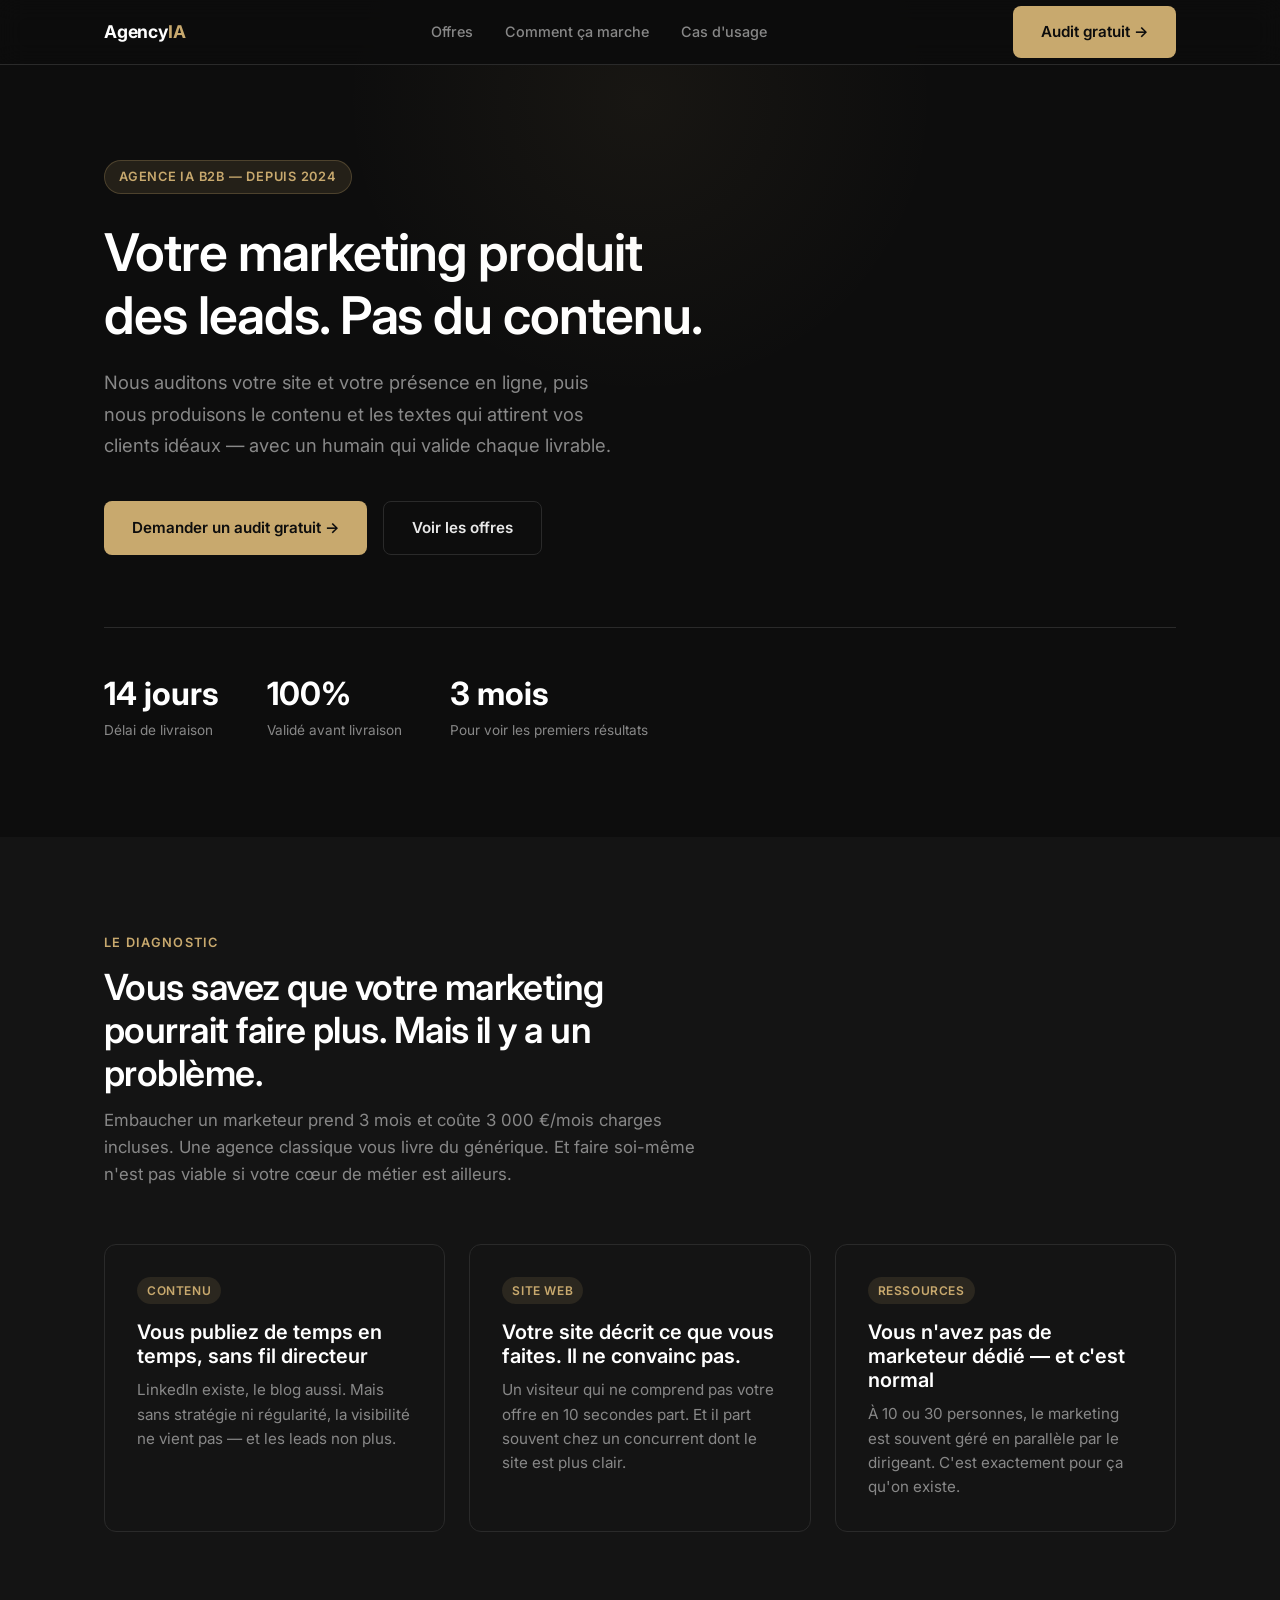
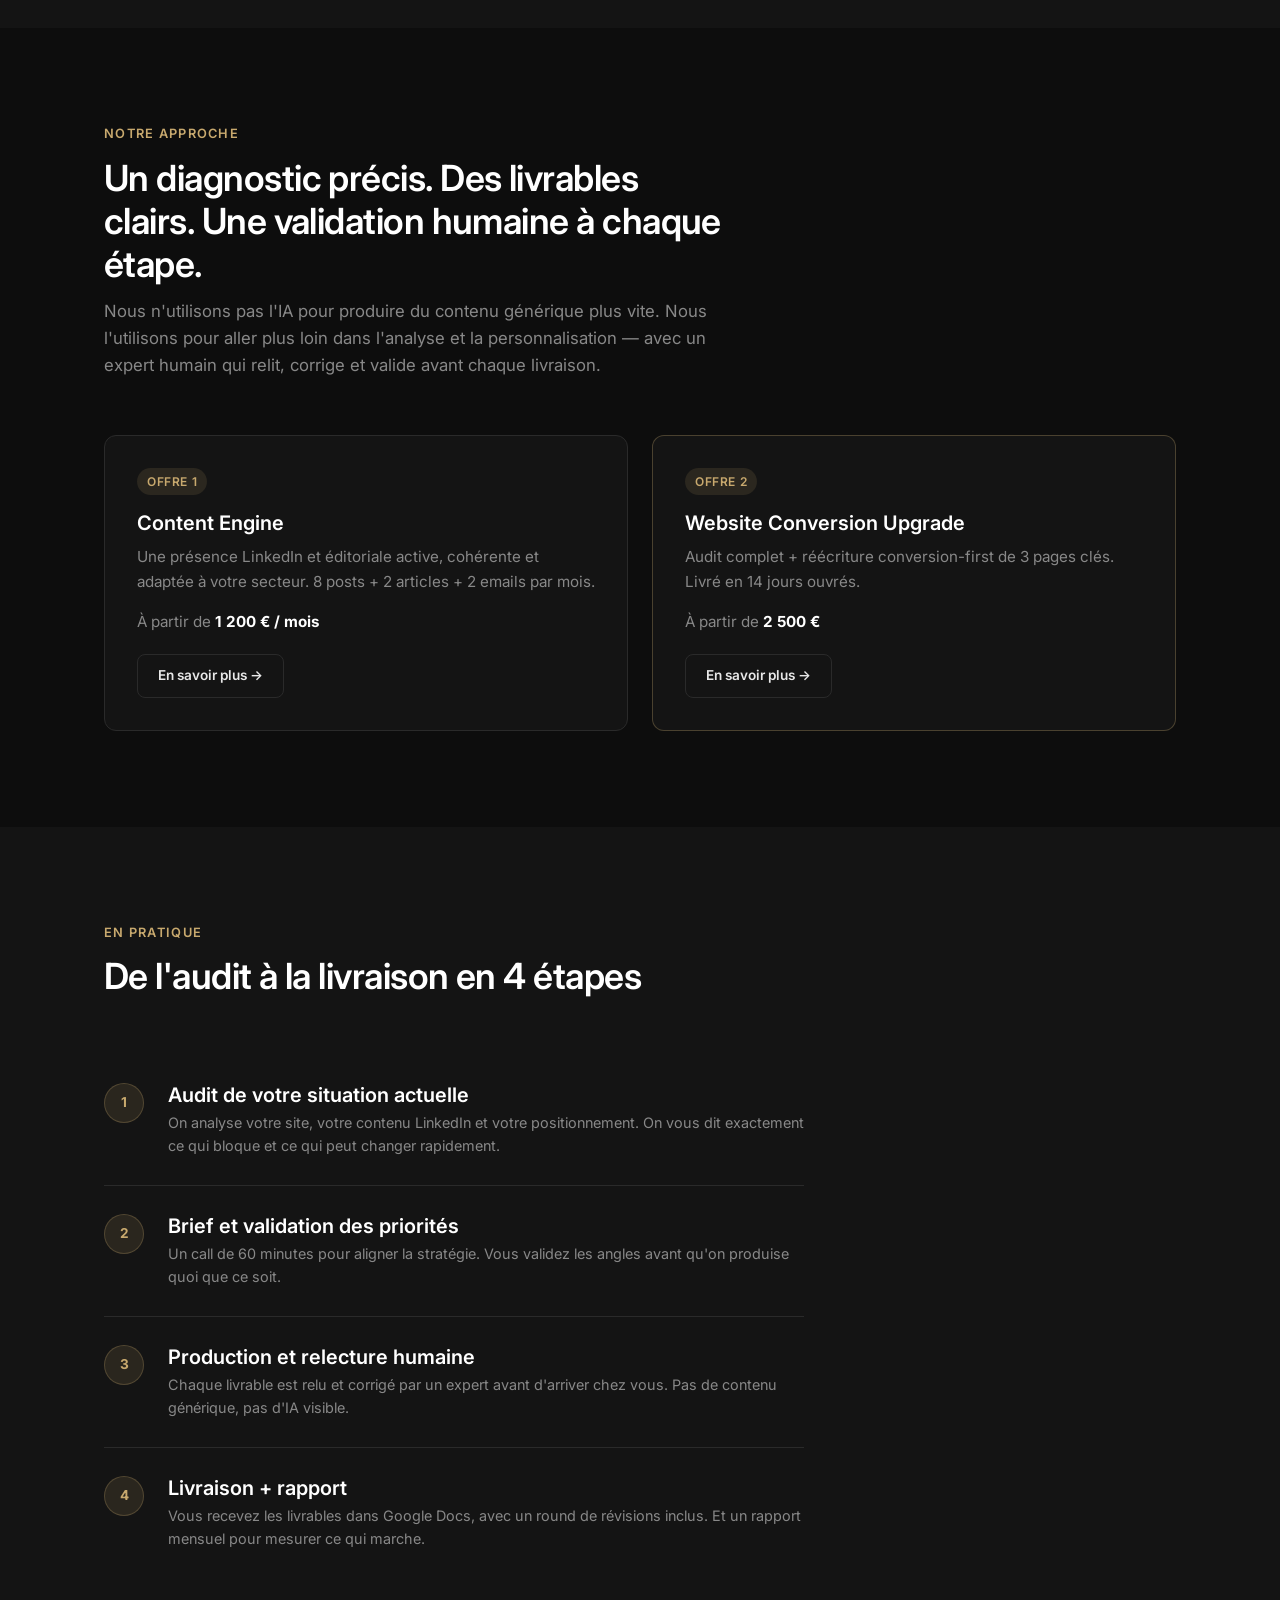
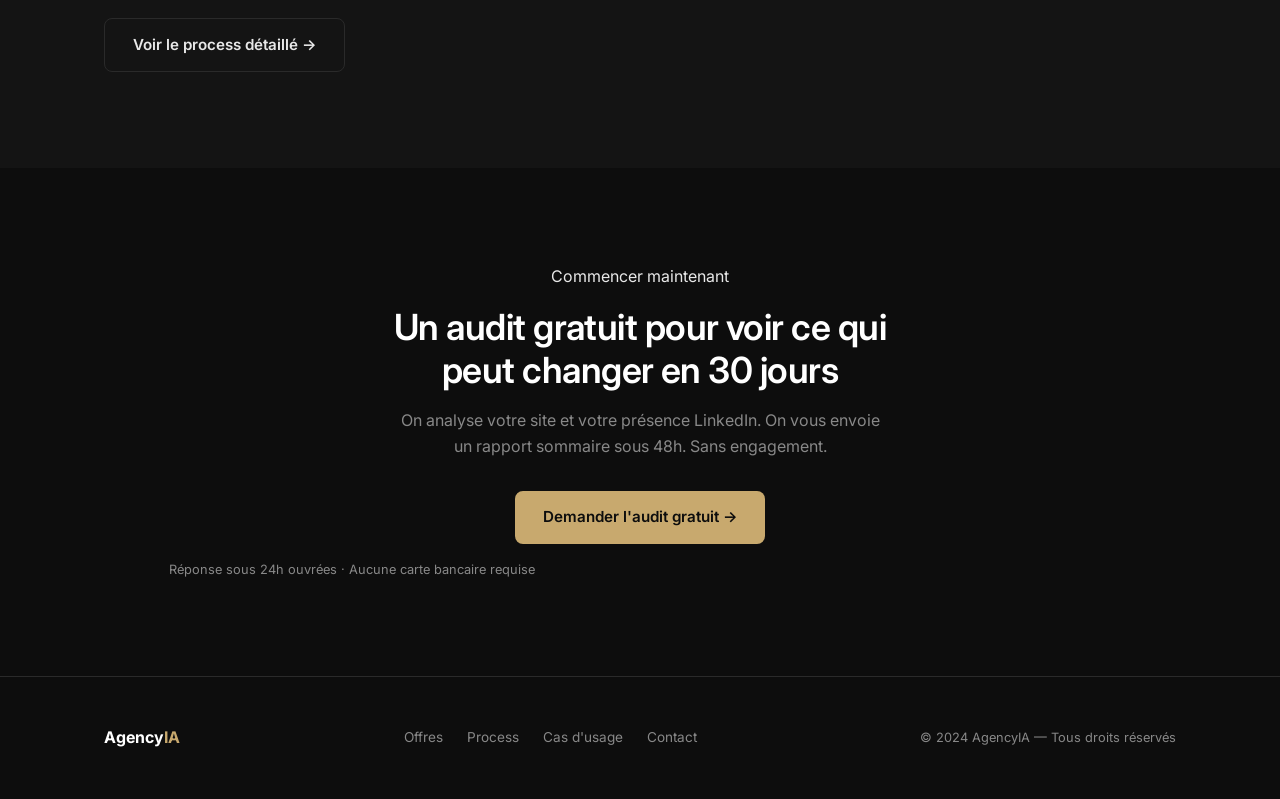
<file: site/index.html>
<!DOCTYPE html>
<html lang="fr">
<head>
  <meta charset="UTF-8">
  <meta name="viewport" content="width=device-width, initial-scale=1.0">
  <title>Agency IA — Marketing B2B qui convertit, sans y passer vos journées</title>
  <meta name="description" content="Audit, production de contenu et refonte de site pour PMEs B2B. Livrables en 2 semaines. Validation humaine systématique. Résultats mesurables.">
  <link rel="preconnect" href="https://fonts.googleapis.com">
  <link rel="preconnect" href="https://fonts.gstatic.com" crossorigin>
  <link href="https://fonts.googleapis.com/css2?family=Inter:wght@400;500;600;700&display=swap" rel="stylesheet">
  <link rel="stylesheet" href="assets/css/style.css">
  <link rel="icon" type="image/svg+xml" href="assets/favicon.svg">
  <meta property="og:type" content="website">
  <meta property="og:site_name" content="Agency IA">
  <meta property="og:title" content="Agency IA — Marketing B2B qui convertit, sans y passer vos journées">
  <meta property="og:description" content="Audit, production de contenu et refonte de site pour PMEs B2B. Livrables en 2 semaines. Validation humaine systématique. Résultats mesurables.">
  <meta property="og:url" content="https://agency-ia-574.netlify.app/">
  <meta name="twitter:card" content="summary">
</head>
<body>

<!-- Navigation -->
<nav class="nav">
  <div class="container nav__inner">
    <a href="index.html" class="nav__logo">Agency<span>IA</span></a>
    <ul class="nav__links">
      <li><a href="offres.html">Offres</a></li>
      <li><a href="process.html">Comment ça marche</a></li>
      <li><a href="cas-usage.html">Cas d'usage</a></li>
    </ul>
    <a href="contact.html" class="btn btn--primary nav__cta">Audit gratuit →</a>
  </div>
</nav>

<!-- Hero -->
<section class="hero">
  <div class="container">
    <div class="hero__label">Agence IA B2B — Depuis 2024</div>
    <h1>Votre marketing produit<br>des leads. Pas du contenu.</h1>
    <p class="hero__subtitle">
      Nous auditons votre site et votre présence en ligne, puis nous produisons le contenu et les textes qui attirent vos clients idéaux — avec un humain qui valide chaque livrable.
    </p>
    <div class="hero__actions">
      <a href="contact.html" class="btn btn--primary">Demander un audit gratuit →</a>
      <a href="offres.html" class="btn btn--secondary">Voir les offres</a>
    </div>
    <div class="hero__stats">
      <div>
        <div class="stat__number">14 jours</div>
        <div class="stat__label">Délai de livraison</div>
      </div>
      <div>
        <div class="stat__number">100%</div>
        <div class="stat__label">Validé avant livraison</div>
      </div>
      <div>
        <div class="stat__number">3 mois</div>
        <div class="stat__label">Pour voir les premiers résultats</div>
      </div>
    </div>
  </div>
</section>

<!-- Problème -->
<section class="section" style="background: var(--bg-2);">
  <div class="container">
    <div class="section-header">
      <div class="eyebrow">Le diagnostic</div>
      <h2>Vous savez que votre marketing pourrait faire plus. Mais il y a un problème.</h2>
      <p>Embaucher un marketeur prend 3 mois et coûte 3 000 €/mois charges incluses. Une agence classique vous livre du générique. Et faire soi-même n'est pas viable si votre cœur de métier est ailleurs.</p>
    </div>
    <div class="grid-3">
      <div class="card">
        <div class="card__tag">Contenu</div>
        <h3>Vous publiez de temps en temps, sans fil directeur</h3>
        <p>LinkedIn existe, le blog aussi. Mais sans stratégie ni régularité, la visibilité ne vient pas — et les leads non plus.</p>
      </div>
      <div class="card">
        <div class="card__tag">Site web</div>
        <h3>Votre site décrit ce que vous faites. Il ne convainc pas.</h3>
        <p>Un visiteur qui ne comprend pas votre offre en 10 secondes part. Et il part souvent chez un concurrent dont le site est plus clair.</p>
      </div>
      <div class="card">
        <div class="card__tag">Ressources</div>
        <h3>Vous n'avez pas de marketeur dédié — et c'est normal</h3>
        <p>À 10 ou 30 personnes, le marketing est souvent géré en parallèle par le dirigeant. C'est exactement pour ça qu'on existe.</p>
      </div>
    </div>
  </div>
</section>

<!-- Solution -->
<section class="section">
  <div class="container">
    <div class="section-header">
      <div class="eyebrow">Notre approche</div>
      <h2>Un diagnostic précis. Des livrables clairs. Une validation humaine à chaque étape.</h2>
      <p>Nous n'utilisons pas l'IA pour produire du contenu générique plus vite. Nous l'utilisons pour aller plus loin dans l'analyse et la personnalisation — avec un expert humain qui relit, corrige et valide avant chaque livraison.</p>
    </div>
    <div class="grid-2">
      <div class="card">
        <div class="card__tag">Offre 1</div>
        <h3>Content Engine</h3>
        <p style="margin-bottom: 16px;">Une présence LinkedIn et éditoriale active, cohérente et adaptée à votre secteur. 8 posts + 2 articles + 2 emails par mois.</p>
        <p style="margin-bottom: 20px; color: var(--text-muted);">À partir de <strong style="color: var(--white);">1 200 € / mois</strong></p>
        <a href="offres.html#content-engine" class="btn btn--secondary" style="font-size: .85rem; padding: 10px 20px;">En savoir plus →</a>
      </div>
      <div class="card" style="border-color: rgba(200,169,110,.3);">
        <div class="card__tag">Offre 2</div>
        <h3>Website Conversion Upgrade</h3>
        <p style="margin-bottom: 16px;">Audit complet + réécriture conversion-first de 3 pages clés. Livré en 14 jours ouvrés.</p>
        <p style="margin-bottom: 20px; color: var(--text-muted);">À partir de <strong style="color: var(--white);">2 500 €</strong></p>
        <a href="offres.html#website-upgrade" class="btn btn--secondary" style="font-size: .85rem; padding: 10px 20px;">En savoir plus →</a>
      </div>
    </div>
  </div>
</section>

<!-- Process rapide -->
<section class="section" style="background: var(--bg-2);">
  <div class="container">
    <div class="section-header">
      <div class="eyebrow">En pratique</div>
      <h2>De l'audit à la livraison en 4 étapes</h2>
    </div>
    <div style="max-width: 700px;">
      <div class="process-step">
        <div class="step-number">1</div>
        <div class="step-content">
          <h3>Audit de votre situation actuelle</h3>
          <p>On analyse votre site, votre contenu LinkedIn et votre positionnement. On vous dit exactement ce qui bloque et ce qui peut changer rapidement.</p>
        </div>
      </div>
      <div class="process-step">
        <div class="step-number">2</div>
        <div class="step-content">
          <h3>Brief et validation des priorités</h3>
          <p>Un call de 60 minutes pour aligner la stratégie. Vous validez les angles avant qu'on produise quoi que ce soit.</p>
        </div>
      </div>
      <div class="process-step">
        <div class="step-number">3</div>
        <div class="step-content">
          <h3>Production et relecture humaine</h3>
          <p>Chaque livrable est relu et corrigé par un expert avant d'arriver chez vous. Pas de contenu générique, pas d'IA visible.</p>
        </div>
      </div>
      <div class="process-step">
        <div class="step-number">4</div>
        <div class="step-content">
          <h3>Livraison + rapport</h3>
          <p>Vous recevez les livrables dans Google Docs, avec un round de révisions inclus. Et un rapport mensuel pour mesurer ce qui marche.</p>
        </div>
      </div>
    </div>
    <div style="margin-top: 40px;">
      <a href="process.html" class="btn btn--secondary">Voir le process détaillé →</a>
    </div>
  </div>
</section>

<!-- CTA final -->
<section class="section">
  <div class="container" style="text-align: center;">
    <div class="eyebrow" style="text-align: center; margin-bottom: 16px;">Commencer maintenant</div>
    <h2 style="max-width: 540px; margin: 0 auto 16px;">Un audit gratuit pour voir ce qui peut changer en 30 jours</h2>
    <p style="margin: 0 auto 32px; max-width: 480px; color: var(--text-muted);">
      On analyse votre site et votre présence LinkedIn. On vous envoie un rapport sommaire sous 48h. Sans engagement.
    </p>
    <a href="contact.html" class="btn btn--primary">Demander l'audit gratuit →</a>
    <p style="margin-top: 16px; font-size: .8rem; color: var(--text-muted);">Réponse sous 24h ouvrées · Aucune carte bancaire requise</p>
  </div>
</section>

<!-- Footer -->
<footer>
  <div class="container footer__inner">
    <div class="footer__logo">Agency<span>IA</span></div>
    <div class="footer__links">
      <a href="offres.html">Offres</a>
      <a href="process.html">Process</a>
      <a href="cas-usage.html">Cas d'usage</a>
      <a href="contact.html">Contact</a>
    </div>
    <div class="footer__legal">© 2024 AgencyIA — Tous droits réservés</div>
  </div>
</footer>

<script src="assets/js/main.js"></script>
</body>
</html>
</file>
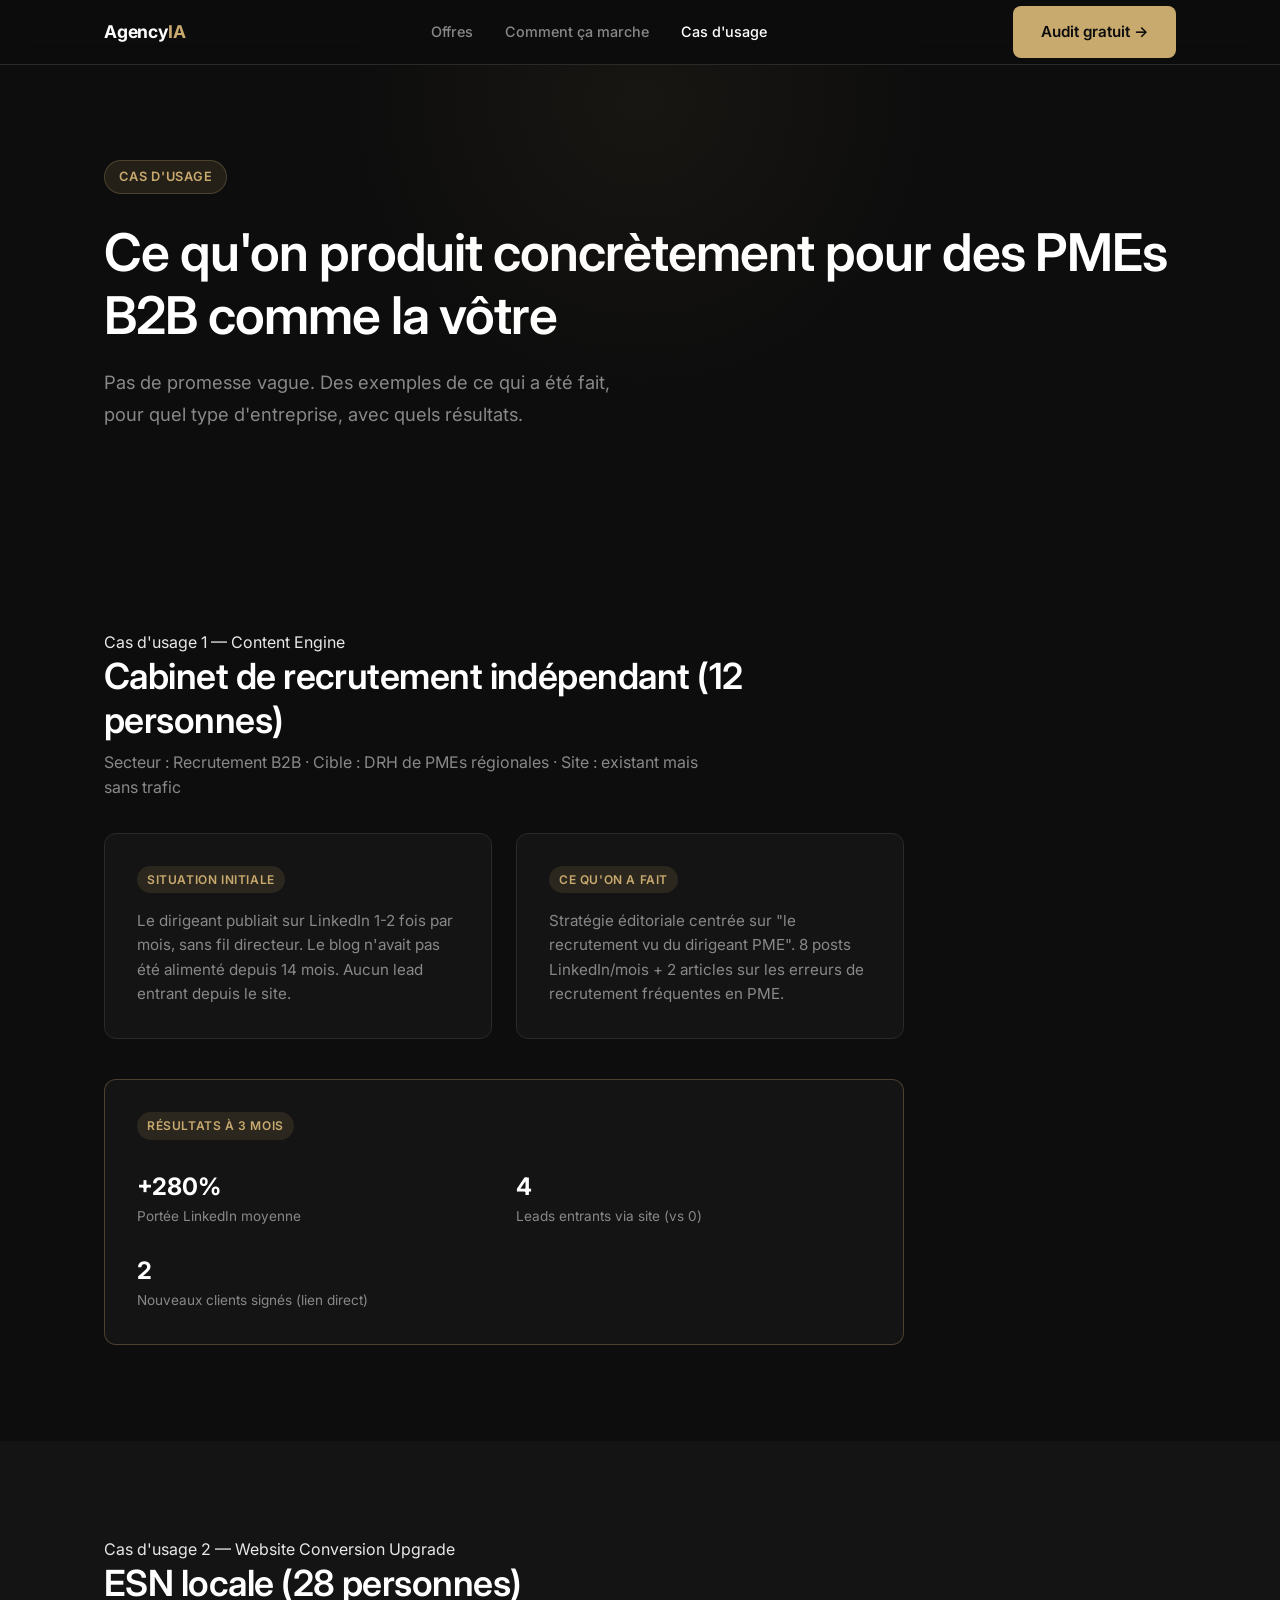
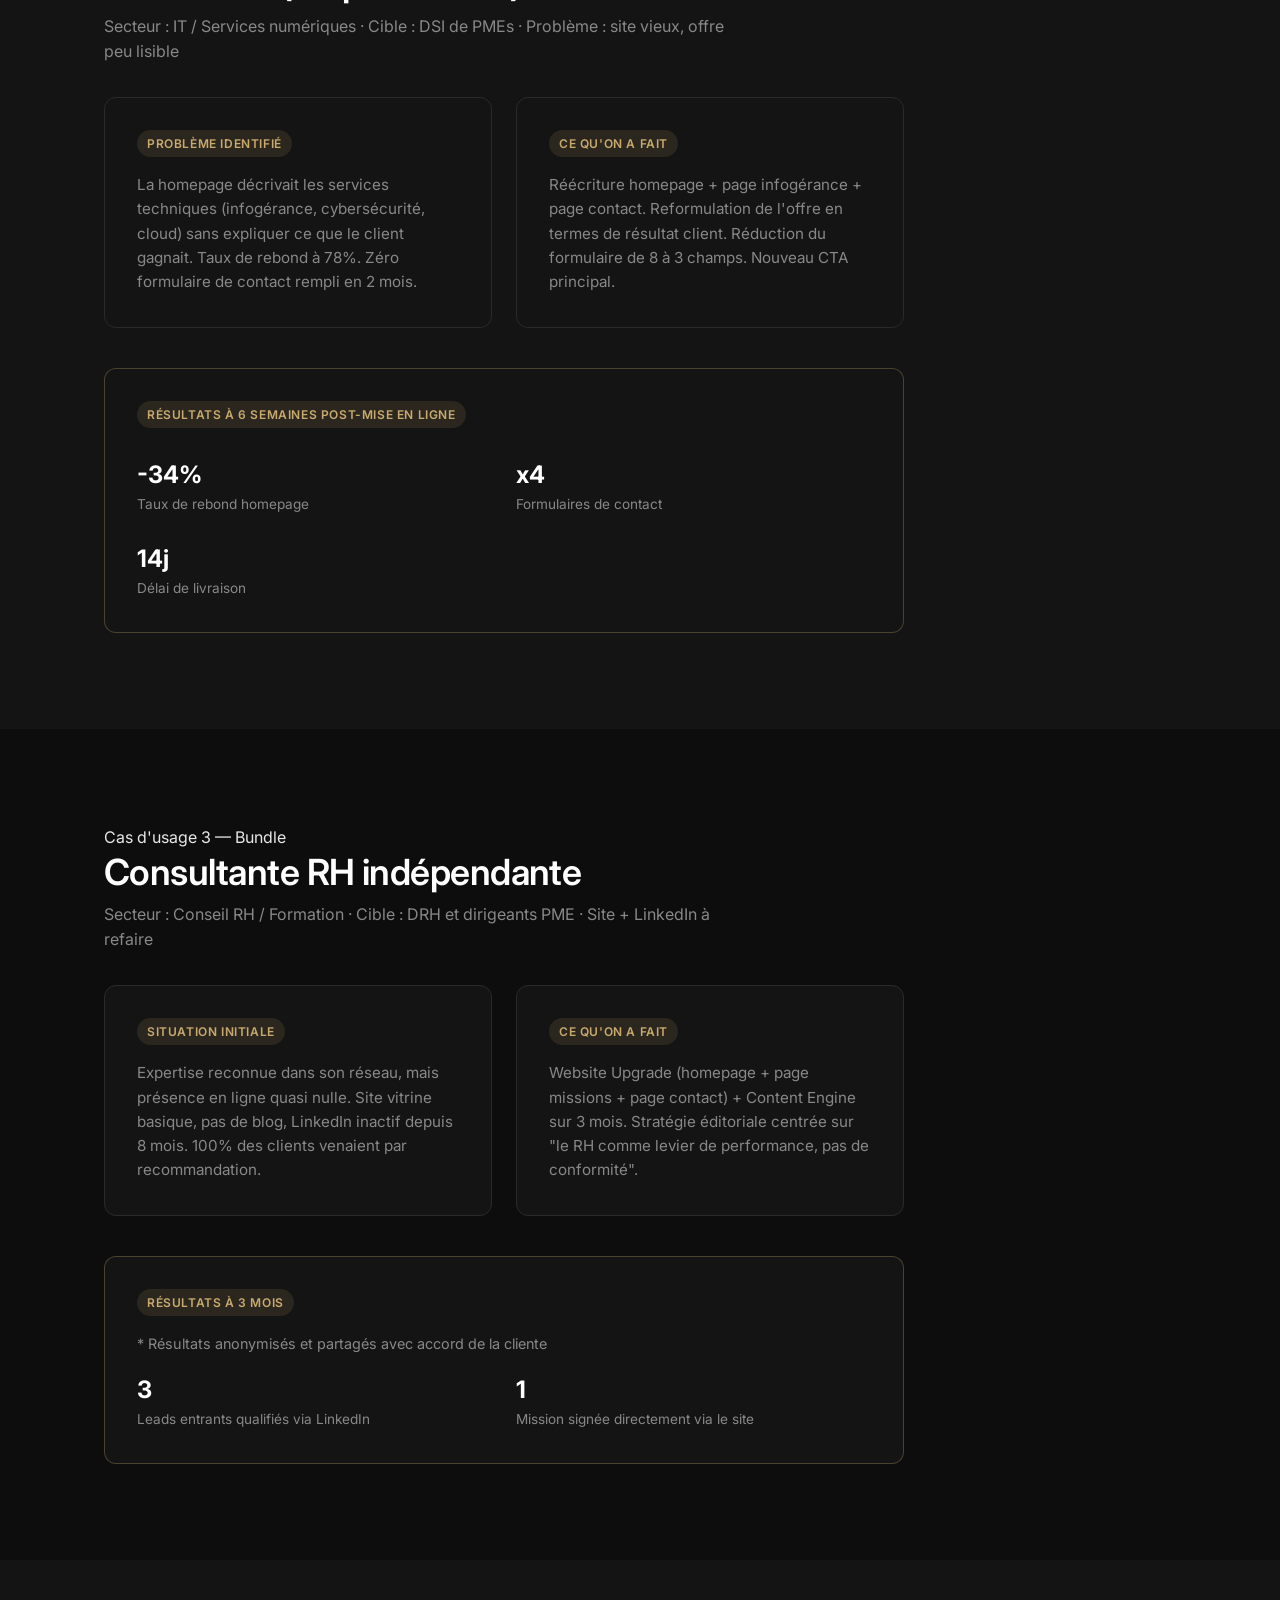
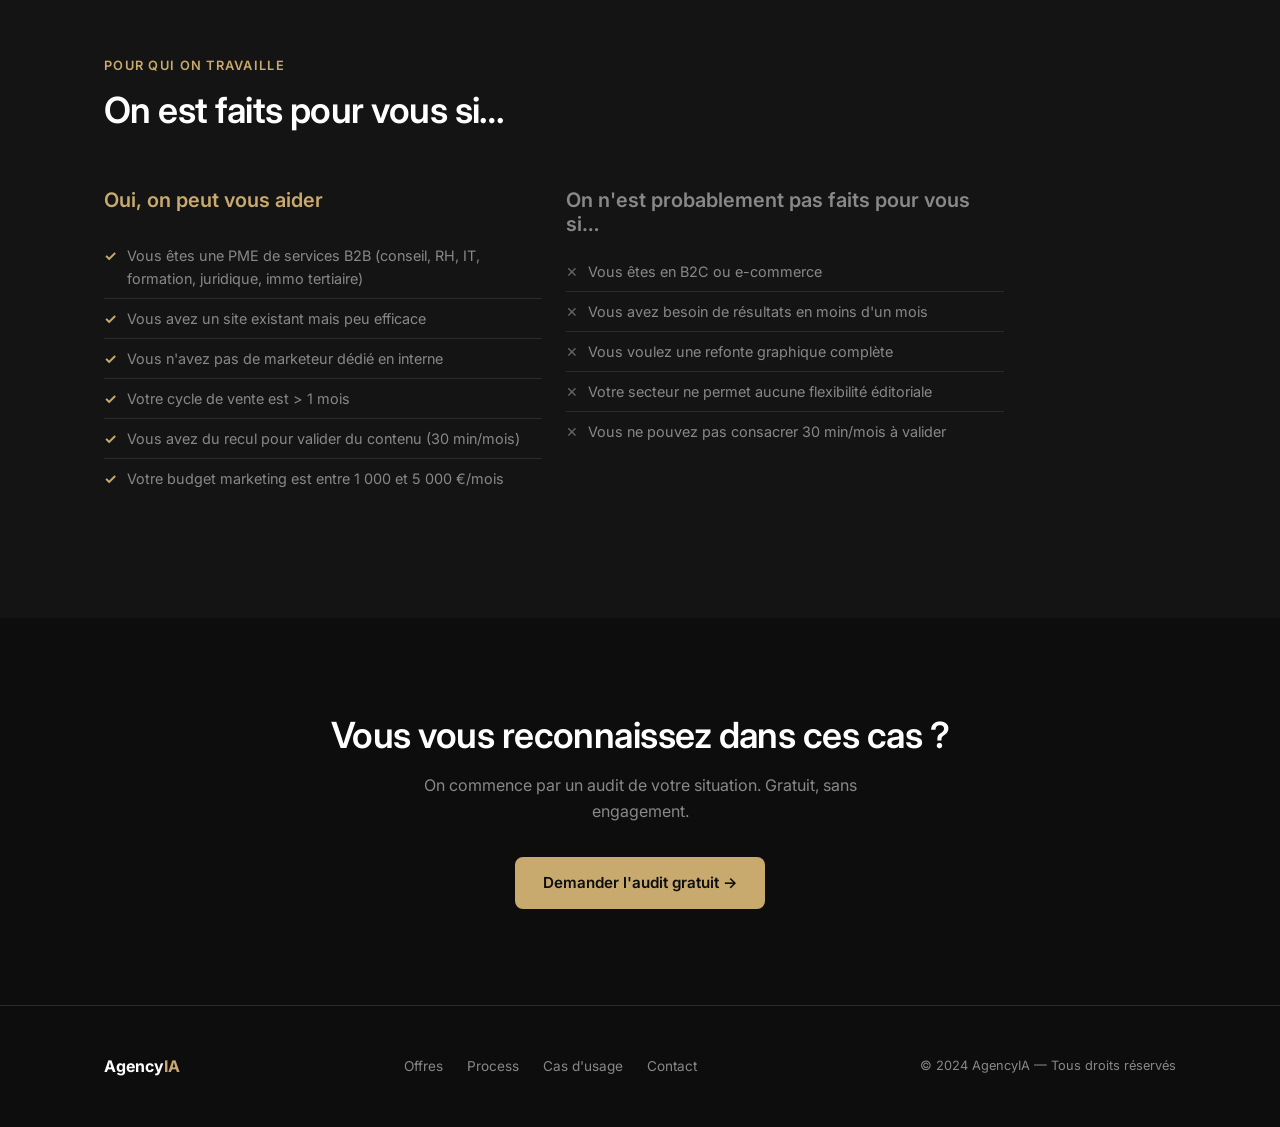
<file: site/cas-usage.html>
<!DOCTYPE html>
<html lang="fr">
<head>
  <meta charset="UTF-8">
  <meta name="viewport" content="width=device-width, initial-scale=1.0">
  <title>Cas d'usage — Agency IA</title>
  <meta name="description" content="Exemples concrets de ce qu'on produit pour des PMEs B2B. Cabinet de recrutement, ESN, consultant indépendant.">
  <link rel="preconnect" href="https://fonts.googleapis.com">
  <link rel="preconnect" href="https://fonts.gstatic.com" crossorigin>
  <link href="https://fonts.googleapis.com/css2?family=Inter:wght@400;500;600;700&display=swap" rel="stylesheet">
  <link rel="stylesheet" href="assets/css/style.css">
  <link rel="icon" type="image/svg+xml" href="assets/favicon.svg">
  <meta property="og:type" content="website">
  <meta property="og:site_name" content="Agency IA">
  <meta property="og:title" content="Cas d'usage — Agency IA">
  <meta property="og:description" content="Exemples concrets de ce qu'on produit pour des PMEs B2B. Cabinet de recrutement, ESN, consultant indépendant.">
  <meta property="og:url" content="https://agency-ia-574.netlify.app/cas-usage.html">
  <meta name="twitter:card" content="summary">
</head>
<body>

<nav class="nav">
  <div class="container nav__inner">
    <a href="index.html" class="nav__logo">Agency<span>IA</span></a>
    <ul class="nav__links">
      <li><a href="offres.html">Offres</a></li>
      <li><a href="process.html">Comment ça marche</a></li>
      <li><a href="cas-usage.html">Cas d'usage</a></li>
    </ul>
    <a href="contact.html" class="btn btn--primary nav__cta">Audit gratuit →</a>
  </div>
</nav>

<section class="hero" style="padding-bottom: 64px;">
  <div class="container">
    <div class="hero__label">Cas d'usage</div>
    <h1>Ce qu'on produit concrètement pour des PMEs B2B comme la vôtre</h1>
    <p class="hero__subtitle">Pas de promesse vague. Des exemples de ce qui a été fait, pour quel type d'entreprise, avec quels résultats.</p>
  </div>
</section>

<!-- Cas 1 -->
<section class="section">
  <div class="container">
    <div style="max-width: 800px;">
      <div class="eyebrow">Cas d'usage 1 — Content Engine</div>
      <h2 style="margin-bottom: 8px;">Cabinet de recrutement indépendant (12 personnes)</h2>
      <p style="color: var(--text-muted); margin-bottom: 32px; font-size: 1rem;">Secteur : Recrutement B2B · Cible : DRH de PMEs régionales · Site : existant mais sans trafic</p>

      <div class="grid-2" style="margin-bottom: 40px;">
        <div class="card">
          <div class="card__tag">Situation initiale</div>
          <p>Le dirigeant publiait sur LinkedIn 1-2 fois par mois, sans fil directeur. Le blog n'avait pas été alimenté depuis 14 mois. Aucun lead entrant depuis le site.</p>
        </div>
        <div class="card">
          <div class="card__tag">Ce qu'on a fait</div>
          <p>Stratégie éditoriale centrée sur "le recrutement vu du dirigeant PME". 8 posts LinkedIn/mois + 2 articles sur les erreurs de recrutement fréquentes en PME.</p>
        </div>
      </div>

      <div class="card" style="border-color: rgba(200,169,110,.3);">
        <div class="card__tag">Résultats à 3 mois</div>
        <div class="grid-3" style="margin-top: 12px;">
          <div>
            <div class="stat__number" style="font-size: 1.5rem;">+280%</div>
            <div class="stat__label">Portée LinkedIn moyenne</div>
          </div>
          <div>
            <div class="stat__number" style="font-size: 1.5rem;">4</div>
            <div class="stat__label">Leads entrants via site (vs 0)</div>
          </div>
          <div>
            <div class="stat__number" style="font-size: 1.5rem;">2</div>
            <div class="stat__label">Nouveaux clients signés (lien direct)</div>
          </div>
        </div>
      </div>
    </div>
  </div>
</section>

<!-- Cas 2 -->
<section class="section" style="background: var(--bg-2);">
  <div class="container">
    <div style="max-width: 800px;">
      <div class="eyebrow">Cas d'usage 2 — Website Conversion Upgrade</div>
      <h2 style="margin-bottom: 8px;">ESN locale (28 personnes)</h2>
      <p style="color: var(--text-muted); margin-bottom: 32px; font-size: 1rem;">Secteur : IT / Services numériques · Cible : DSI de PMEs · Problème : site vieux, offre peu lisible</p>

      <div class="grid-2" style="margin-bottom: 40px;">
        <div class="card">
          <div class="card__tag">Problème identifié</div>
          <p>La homepage décrivait les services techniques (infogérance, cybersécurité, cloud) sans expliquer ce que le client gagnait. Taux de rebond à 78%. Zéro formulaire de contact rempli en 2 mois.</p>
        </div>
        <div class="card">
          <div class="card__tag">Ce qu'on a fait</div>
          <p>Réécriture homepage + page infogérance + page contact. Reformulation de l'offre en termes de résultat client. Réduction du formulaire de 8 à 3 champs. Nouveau CTA principal.</p>
        </div>
      </div>

      <div class="card" style="border-color: rgba(200,169,110,.3);">
        <div class="card__tag">Résultats à 6 semaines post-mise en ligne</div>
        <div class="grid-3" style="margin-top: 12px;">
          <div>
            <div class="stat__number" style="font-size: 1.5rem;">-34%</div>
            <div class="stat__label">Taux de rebond homepage</div>
          </div>
          <div>
            <div class="stat__number" style="font-size: 1.5rem;">x4</div>
            <div class="stat__label">Formulaires de contact</div>
          </div>
          <div>
            <div class="stat__number" style="font-size: 1.5rem;">14j</div>
            <div class="stat__label">Délai de livraison</div>
          </div>
        </div>
      </div>
    </div>
  </div>
</section>

<!-- Cas 3 -->
<section class="section">
  <div class="container">
    <div style="max-width: 800px;">
      <div class="eyebrow">Cas d'usage 3 — Bundle</div>
      <h2 style="margin-bottom: 8px;">Consultante RH indépendante</h2>
      <p style="color: var(--text-muted); margin-bottom: 32px; font-size: 1rem;">Secteur : Conseil RH / Formation · Cible : DRH et dirigeants PME · Site + LinkedIn à refaire</p>

      <div class="grid-2" style="margin-bottom: 40px;">
        <div class="card">
          <div class="card__tag">Situation initiale</div>
          <p>Expertise reconnue dans son réseau, mais présence en ligne quasi nulle. Site vitrine basique, pas de blog, LinkedIn inactif depuis 8 mois. 100% des clients venaient par recommandation.</p>
        </div>
        <div class="card">
          <div class="card__tag">Ce qu'on a fait</div>
          <p>Website Upgrade (homepage + page missions + page contact) + Content Engine sur 3 mois. Stratégie éditoriale centrée sur "le RH comme levier de performance, pas de conformité".</p>
        </div>
      </div>

      <div class="card" style="border-color: rgba(200,169,110,.3);">
        <div class="card__tag">Résultats à 3 mois</div>
        <p style="margin-bottom: 16px; color: var(--text-muted); font-size: .9rem;">* Résultats anonymisés et partagés avec accord de la cliente</p>
        <div class="grid-2" style="margin-top: 12px;">
          <div>
            <div class="stat__number" style="font-size: 1.5rem;">3</div>
            <div class="stat__label">Leads entrants qualifiés via LinkedIn</div>
          </div>
          <div>
            <div class="stat__number" style="font-size: 1.5rem;">1</div>
            <div class="stat__label">Mission signée directement via le site</div>
          </div>
        </div>
      </div>
    </div>
  </div>
</section>

<!-- Pour qui on travaille et pour qui pas -->
<section class="section" style="background: var(--bg-2);">
  <div class="container">
    <div class="section-header">
      <div class="eyebrow">Pour qui on travaille</div>
      <h2>On est faits pour vous si…</h2>
    </div>
    <div class="grid-2" style="max-width: 900px;">
      <div>
        <h3 style="color: var(--accent); margin-bottom: 16px;">Oui, on peut vous aider</h3>
        <ul class="pricing-list">
          <li>Vous êtes une PME de services B2B (conseil, RH, IT, formation, juridique, immo tertiaire)</li>
          <li>Vous avez un site existant mais peu efficace</li>
          <li>Vous n'avez pas de marketeur dédié en interne</li>
          <li>Votre cycle de vente est > 1 mois</li>
          <li>Vous avez du recul pour valider du contenu (30 min/mois)</li>
          <li>Votre budget marketing est entre 1 000 et 5 000 €/mois</li>
        </ul>
      </div>
      <div>
        <h3 style="color: var(--text-muted); margin-bottom: 16px;">On n'est probablement pas faits pour vous si…</h3>
        <ul style="list-style: none; padding: 0;">
          <li style="padding: 8px 0; font-size: .9rem; color: var(--text-muted); display: flex; gap: 10px; border-bottom: 1px solid var(--border);">
            <span style="color: #666;">✕</span> Vous êtes en B2C ou e-commerce
          </li>
          <li style="padding: 8px 0; font-size: .9rem; color: var(--text-muted); display: flex; gap: 10px; border-bottom: 1px solid var(--border);">
            <span style="color: #666;">✕</span> Vous avez besoin de résultats en moins d'un mois
          </li>
          <li style="padding: 8px 0; font-size: .9rem; color: var(--text-muted); display: flex; gap: 10px; border-bottom: 1px solid var(--border);">
            <span style="color: #666;">✕</span> Vous voulez une refonte graphique complète
          </li>
          <li style="padding: 8px 0; font-size: .9rem; color: var(--text-muted); display: flex; gap: 10px; border-bottom: 1px solid var(--border);">
            <span style="color: #666;">✕</span> Votre secteur ne permet aucune flexibilité éditoriale
          </li>
          <li style="padding: 8px 0; font-size: .9rem; color: var(--text-muted); display: flex; gap: 10px;">
            <span style="color: #666;">✕</span> Vous ne pouvez pas consacrer 30 min/mois à valider
          </li>
        </ul>
      </div>
    </div>
  </div>
</section>

<section class="section">
  <div class="container text-center">
    <h2>Vous vous reconnaissez dans ces cas ?</h2>
    <p style="margin: 16px auto 32px; max-width: 440px; color: var(--text-muted);">On commence par un audit de votre situation. Gratuit, sans engagement.</p>
    <a href="contact.html" class="btn btn--primary">Demander l'audit gratuit →</a>
  </div>
</section>

<footer>
  <div class="container footer__inner">
    <div class="footer__logo">Agency<span>IA</span></div>
    <div class="footer__links">
      <a href="offres.html">Offres</a>
      <a href="process.html">Process</a>
      <a href="cas-usage.html">Cas d'usage</a>
      <a href="contact.html">Contact</a>
    </div>
    <div class="footer__legal">© 2024 AgencyIA — Tous droits réservés</div>
  </div>
</footer>

<script src="assets/js/main.js"></script>
</body>
</html>
</file>
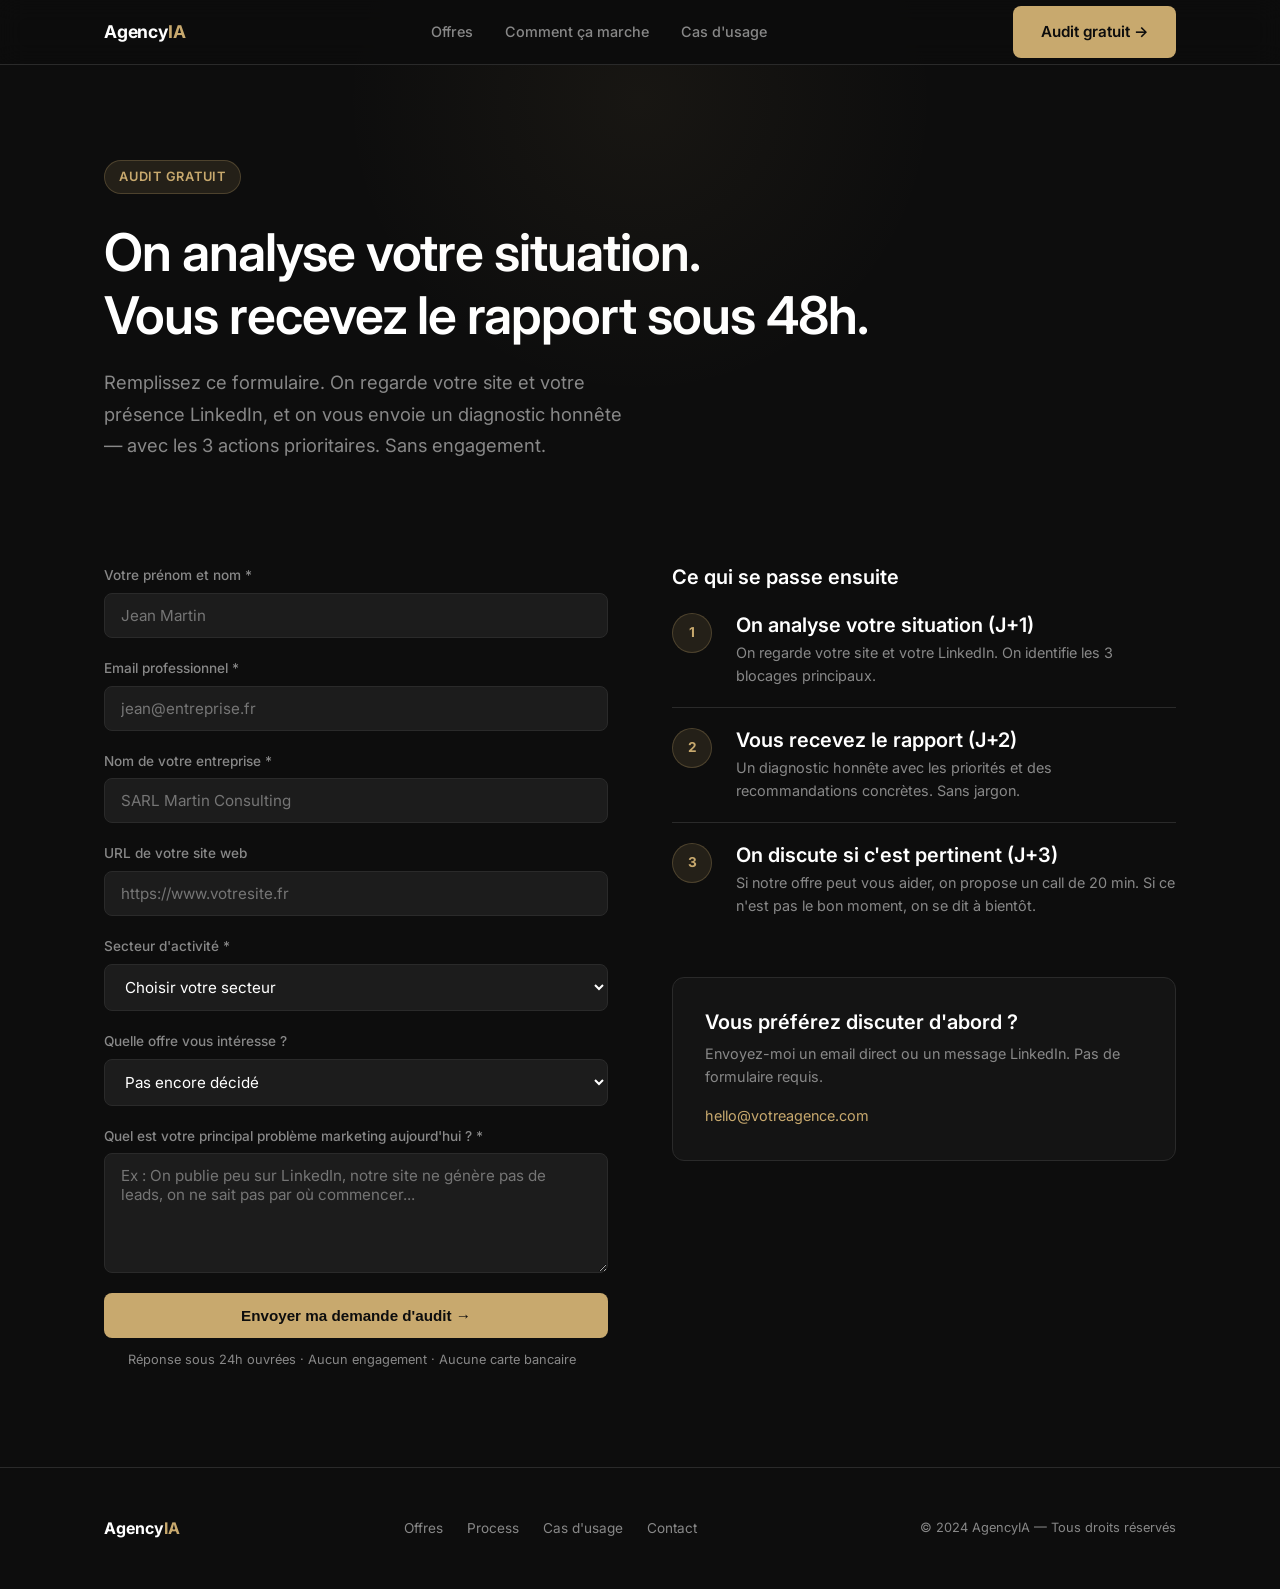
<file: site/contact.html>
<!DOCTYPE html>
<html lang="fr">
<head>
  <meta charset="UTF-8">
  <meta name="viewport" content="width=device-width, initial-scale=1.0">
  <title>Audit gratuit — Agency IA</title>
  <meta name="description" content="Demandez votre audit gratuit. On analyse votre site et votre présence LinkedIn et on vous répond sous 24h ouvrées.">
  <link rel="preconnect" href="https://fonts.googleapis.com">
  <link rel="preconnect" href="https://fonts.gstatic.com" crossorigin>
  <link href="https://fonts.googleapis.com/css2?family=Inter:wght@400;500;600;700&display=swap" rel="stylesheet">
  <link rel="stylesheet" href="assets/css/style.css">
  <link rel="icon" type="image/svg+xml" href="assets/favicon.svg">
  <meta property="og:type" content="website">
  <meta property="og:site_name" content="Agency IA">
  <meta property="og:title" content="Audit gratuit — Agency IA">
  <meta property="og:description" content="Demandez votre audit gratuit. On analyse votre site et votre présence LinkedIn et on vous répond sous 24h ouvrées.">
  <meta property="og:url" content="https://agency-ia-574.netlify.app/contact.html">
  <meta name="twitter:card" content="summary">
</head>
<body>

<nav class="nav">
  <div class="container nav__inner">
    <a href="index.html" class="nav__logo">Agency<span>IA</span></a>
    <ul class="nav__links">
      <li><a href="offres.html">Offres</a></li>
      <li><a href="process.html">Comment ça marche</a></li>
      <li><a href="cas-usage.html">Cas d'usage</a></li>
    </ul>
    <a href="contact.html" class="btn btn--primary nav__cta">Audit gratuit →</a>
  </div>
</nav>

<section class="hero" style="padding-bottom: 64px;">
  <div class="container">
    <div class="hero__label">Audit gratuit</div>
    <h1>On analyse votre situation.<br>Vous recevez le rapport sous 48h.</h1>
    <p class="hero__subtitle">Remplissez ce formulaire. On regarde votre site et votre présence LinkedIn, et on vous envoie un diagnostic honnête — avec les 3 actions prioritaires. Sans engagement.</p>
  </div>
</section>

<section class="section" style="padding-top: 0;">
  <div class="container">
    <div class="grid-2" style="gap: 64px; align-items: start;">

      <!-- Formulaire -->
      <div>
        <form id="audit-form" name="audit" data-netlify="true" novalidate>
          <input type="hidden" name="form-name" value="audit">
          <div class="form-group">
            <label for="name">Votre prénom et nom *</label>
            <input type="text" id="name" name="contact_name" placeholder="Jean Martin" required>
          </div>
          <div class="form-group">
            <label for="email">Email professionnel *</label>
            <input type="email" id="email" name="email" placeholder="jean@entreprise.fr" required>
          </div>
          <div class="form-group">
            <label for="company">Nom de votre entreprise *</label>
            <input type="text" id="company" name="company_name" placeholder="SARL Martin Consulting" required>
          </div>
          <div class="form-group">
            <label for="website">URL de votre site web</label>
            <input type="url" id="website" name="website" placeholder="https://www.votresite.fr">
          </div>
          <div class="form-group">
            <label for="sector">Secteur d'activité *</label>
            <select id="sector" name="sector" required>
              <option value="" disabled selected>Choisir votre secteur</option>
              <option value="recrutement">Recrutement / RH</option>
              <option value="conseil">Conseil / Stratégie</option>
              <option value="formation">Formation professionnelle</option>
              <option value="it-esn">IT / ESN</option>
              <option value="immobilier-entreprise">Immobilier d'entreprise</option>
              <option value="comptabilite">Expertise comptable</option>
              <option value="juridique">Juridique</option>
              <option value="autre">Autre services B2B</option>
            </select>
          </div>
          <div class="form-group">
            <label for="offer">Quelle offre vous intéresse ?</label>
            <select id="offer" name="offer">
              <option value="" disabled selected>Pas encore décidé</option>
              <option value="content-engine">Content Engine (contenu mensuel)</option>
              <option value="website-upgrade">Website Conversion Upgrade</option>
              <option value="bundle">Les deux (bundle)</option>
              <option value="audit-seulement">Juste l'audit pour l'instant</option>
            </select>
          </div>
          <div class="form-group">
            <label for="problem">Quel est votre principal problème marketing aujourd'hui ? *</label>
            <textarea id="problem" name="problem" placeholder="Ex : On publie peu sur LinkedIn, notre site ne génère pas de leads, on ne sait pas par où commencer..." required></textarea>
          </div>

          <div id="form-error" style="display:none; padding: 12px 16px; background: rgba(220,50,50,.1); border: 1px solid rgba(220,50,50,.3); border-radius: 8px; color: #e57373; font-size: .9rem; margin-bottom: 20px;"></div>
          <div id="form-success" style="display:none; padding: 16px 20px; background: rgba(200,169,110,.1); border: 1px solid rgba(200,169,110,.3); border-radius: 8px; color: var(--accent); font-size: .95rem; margin-bottom: 20px;"></div>

          <button type="submit" class="btn btn--primary" style="width: 100%; justify-content: center;" id="submit-btn">
            Envoyer ma demande d'audit →
          </button>
          <p style="margin-top: 12px; font-size: .8rem; color: var(--text-muted); text-align: center;">Réponse sous 24h ouvrées · Aucun engagement · Aucune carte bancaire</p>
        </form>
      </div>

      <!-- Sidebar -->
      <div>
        <h3 style="margin-bottom: 24px;">Ce qui se passe ensuite</h3>
        <div style="display: flex; flex-direction: column; gap: 20px;">
          <div class="process-step" style="padding: 0 0 20px; border-bottom: 1px solid var(--border);">
            <div class="step-number">1</div>
            <div class="step-content">
              <h3>On analyse votre situation (J+1)</h3>
              <p>On regarde votre site et votre LinkedIn. On identifie les 3 blocages principaux.</p>
            </div>
          </div>
          <div class="process-step" style="padding: 0 0 20px; border-bottom: 1px solid var(--border);">
            <div class="step-number">2</div>
            <div class="step-content">
              <h3>Vous recevez le rapport (J+2)</h3>
              <p>Un diagnostic honnête avec les priorités et des recommandations concrètes. Sans jargon.</p>
            </div>
          </div>
          <div class="process-step" style="padding: 0 0 20px;">
            <div class="step-number">3</div>
            <div class="step-content">
              <h3>On discute si c'est pertinent (J+3)</h3>
              <p>Si notre offre peut vous aider, on propose un call de 20 min. Si ce n'est pas le bon moment, on se dit à bientôt.</p>
            </div>
          </div>
        </div>

        <div class="card" style="margin-top: 40px;">
          <h3 style="margin-bottom: 8px;">Vous préférez discuter d'abord ?</h3>
          <p style="font-size: .9rem; margin-bottom: 16px;">Envoyez-moi un email direct ou un message LinkedIn. Pas de formulaire requis.</p>
          <p style="font-size: .9rem; color: var(--accent);">hello@votreagence.com</p>
        </div>
      </div>

    </div>
  </div>
</section>

<footer>
  <div class="container footer__inner">
    <div class="footer__logo">Agency<span>IA</span></div>
    <div class="footer__links">
      <a href="offres.html">Offres</a>
      <a href="process.html">Process</a>
      <a href="cas-usage.html">Cas d'usage</a>
      <a href="contact.html">Contact</a>
    </div>
    <div class="footer__legal">© 2024 AgencyIA — Tous droits réservés</div>
  </div>
</footer>

<script src="assets/js/main.js"></script>
</body>
</html>
</file>
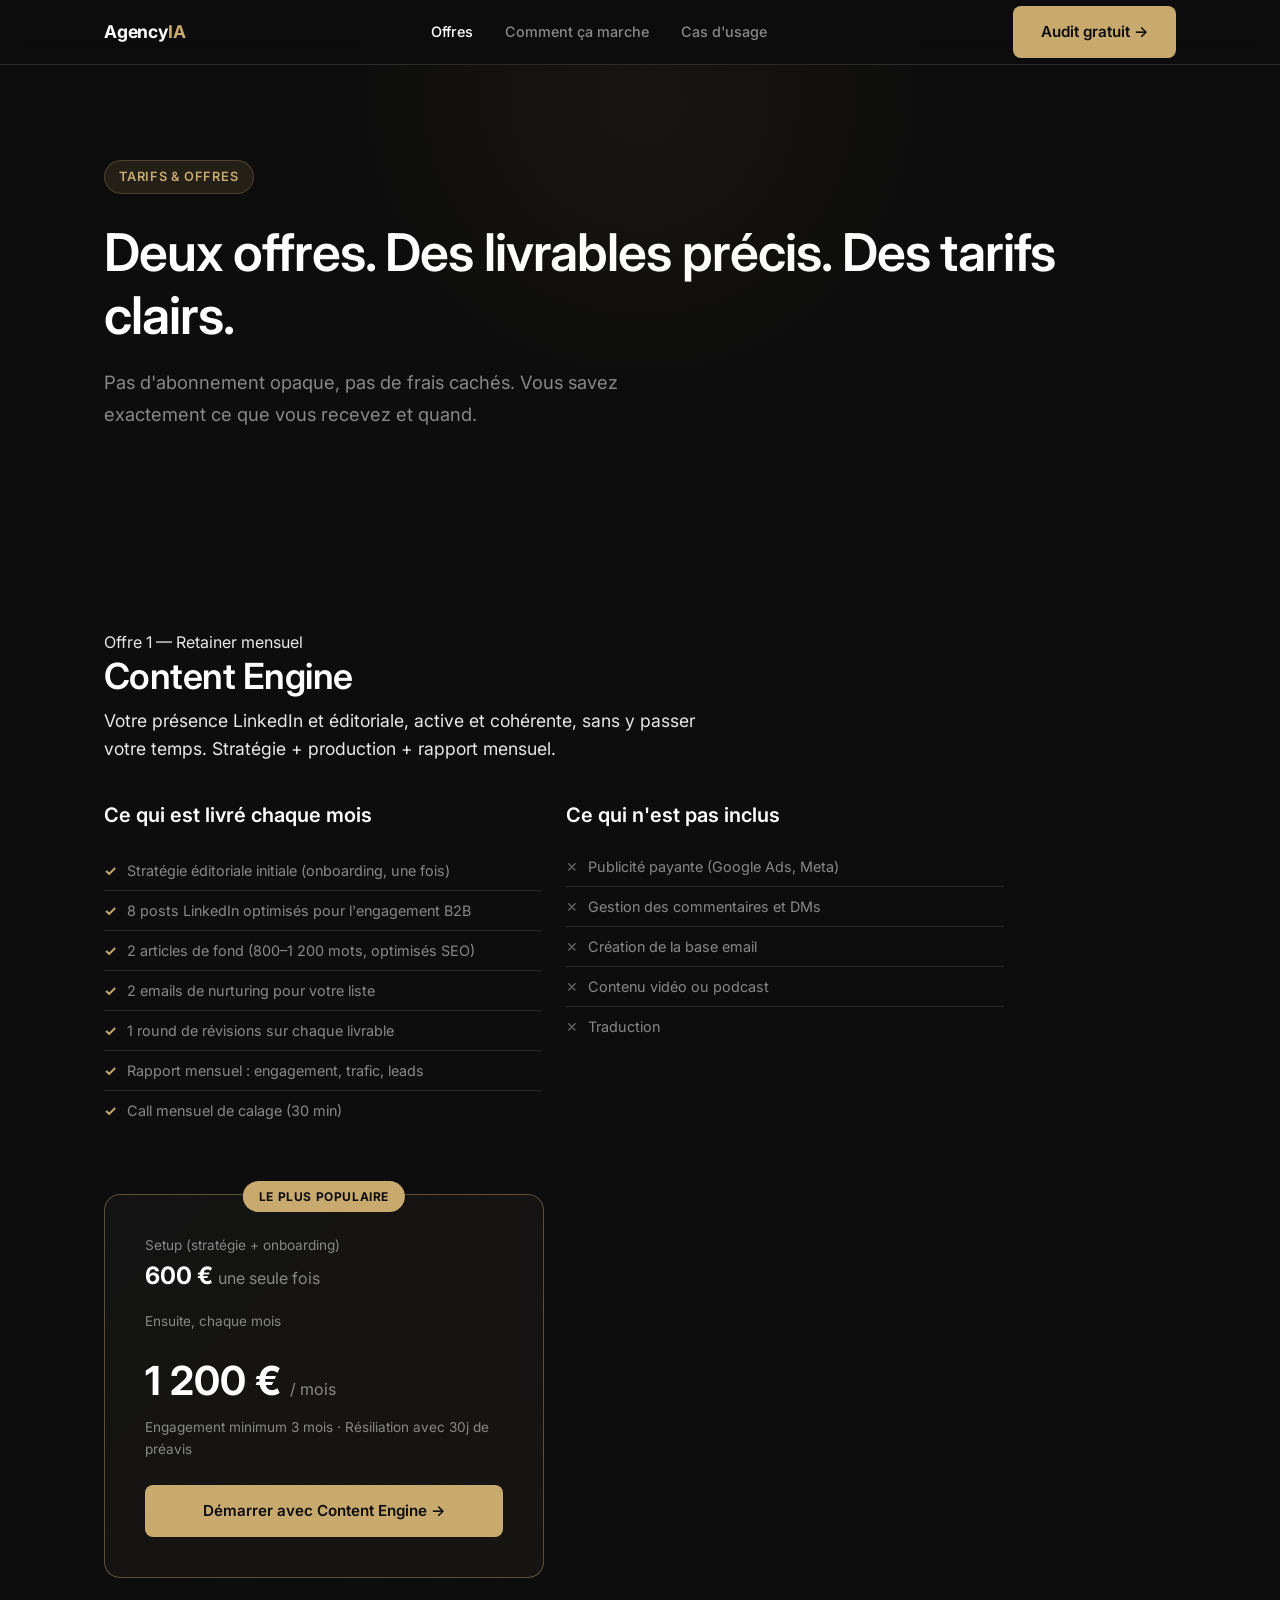
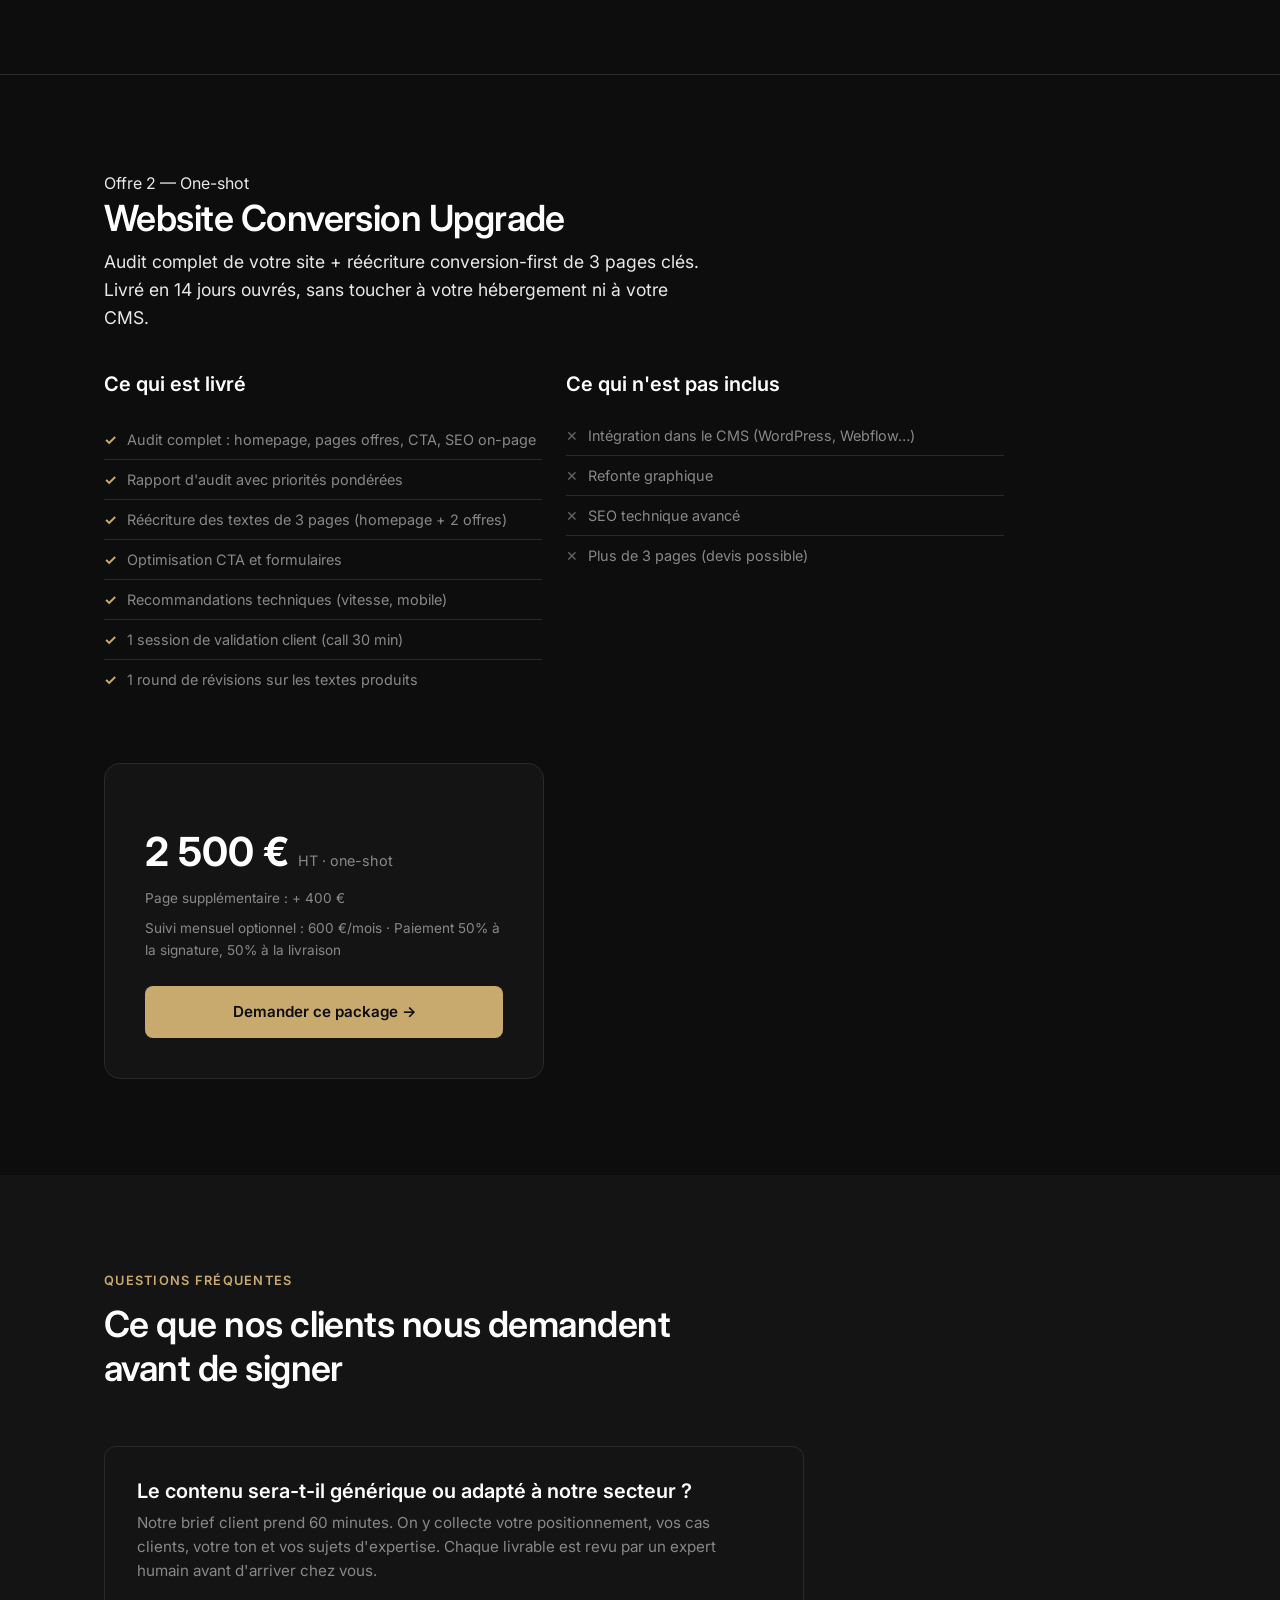
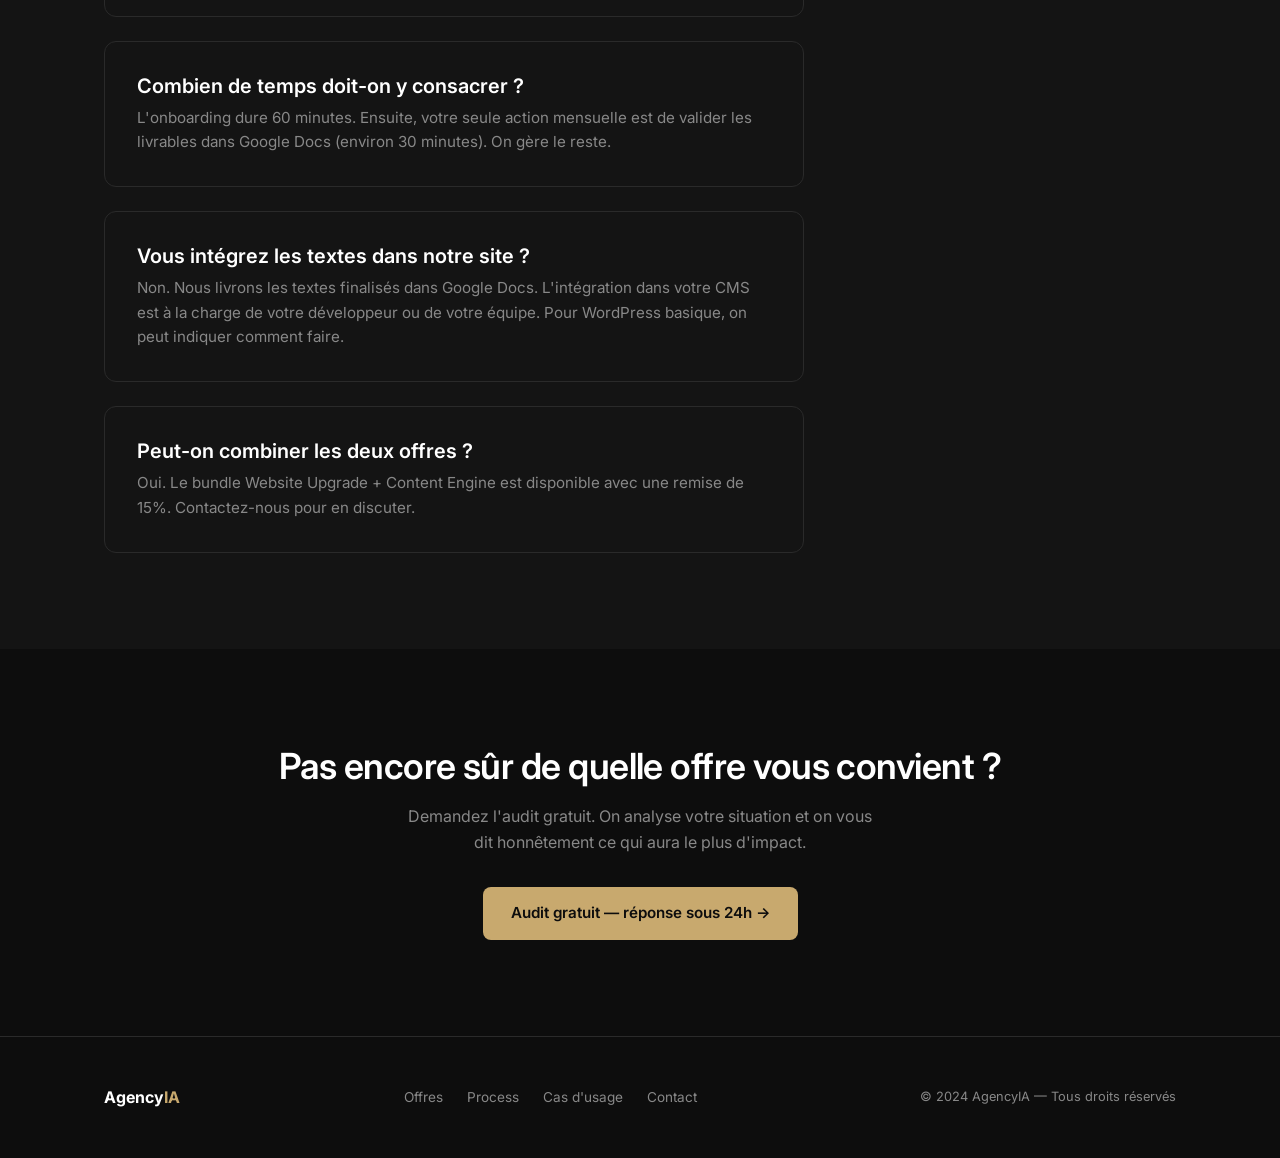
<file: site/offres.html>
<!DOCTYPE html>
<html lang="fr">
<head>
  <meta charset="UTF-8">
  <meta name="viewport" content="width=device-width, initial-scale=1.0">
  <title>Offres — Agency IA</title>
  <meta name="description" content="Content Engine et Website Conversion Upgrade : deux offres packagées pour PMEs B2B. Tarifs clairs, livrables précis, engagement minimum.">
  <link rel="preconnect" href="https://fonts.googleapis.com">
  <link rel="preconnect" href="https://fonts.gstatic.com" crossorigin>
  <link href="https://fonts.googleapis.com/css2?family=Inter:wght@400;500;600;700&display=swap" rel="stylesheet">
  <link rel="stylesheet" href="assets/css/style.css">
  <link rel="icon" type="image/svg+xml" href="assets/favicon.svg">
  <meta property="og:type" content="website">
  <meta property="og:site_name" content="Agency IA">
  <meta property="og:title" content="Offres — Agency IA">
  <meta property="og:description" content="Content Engine et Website Conversion Upgrade : deux offres packagées pour PMEs B2B. Tarifs clairs, livrables précis, engagement minimum.">
  <meta property="og:url" content="https://agency-ia-574.netlify.app/offres.html">
  <meta name="twitter:card" content="summary">
</head>
<body>

<nav class="nav">
  <div class="container nav__inner">
    <a href="index.html" class="nav__logo">Agency<span>IA</span></a>
    <ul class="nav__links">
      <li><a href="offres.html">Offres</a></li>
      <li><a href="process.html">Comment ça marche</a></li>
      <li><a href="cas-usage.html">Cas d'usage</a></li>
    </ul>
    <a href="contact.html" class="btn btn--primary nav__cta">Audit gratuit →</a>
  </div>
</nav>

<section class="hero" style="padding-bottom: 64px;">
  <div class="container">
    <div class="hero__label">Tarifs & offres</div>
    <h1>Deux offres. Des livrables précis. Des tarifs clairs.</h1>
    <p class="hero__subtitle">Pas d'abonnement opaque, pas de frais cachés. Vous savez exactement ce que vous recevez et quand.</p>
  </div>
</section>

<!-- Offre 1 : Content Engine -->
<section class="section" id="content-engine">
  <div class="container">
    <div style="max-width: 900px;">
      <div class="eyebrow">Offre 1 — Retainer mensuel</div>
      <h2 style="margin-bottom: 8px;">Content Engine</h2>
      <p style="font-size: 1.1rem; margin-bottom: 40px; max-width: 600px;">Votre présence LinkedIn et éditoriale, active et cohérente, sans y passer votre temps. Stratégie + production + rapport mensuel.</p>

      <div class="grid-2" style="margin-bottom: 40px;">
        <div>
          <h3 style="margin-bottom: 20px;">Ce qui est livré chaque mois</h3>
          <ul class="pricing-list">
            <li>Stratégie éditoriale initiale (onboarding, une fois)</li>
            <li>8 posts LinkedIn optimisés pour l'engagement B2B</li>
            <li>2 articles de fond (800–1 200 mots, optimisés SEO)</li>
            <li>2 emails de nurturing pour votre liste</li>
            <li>1 round de révisions sur chaque livrable</li>
            <li>Rapport mensuel : engagement, trafic, leads</li>
            <li>Call mensuel de calage (30 min)</li>
          </ul>
        </div>
        <div>
          <h3 style="margin-bottom: 20px;">Ce qui n'est pas inclus</h3>
          <ul style="list-style: none; padding: 0;">
            <li style="padding: 8px 0; font-size: .9rem; color: var(--text-muted); display: flex; gap: 10px; border-bottom: 1px solid var(--border);">
              <span style="color: #666;">✕</span> Publicité payante (Google Ads, Meta)
            </li>
            <li style="padding: 8px 0; font-size: .9rem; color: var(--text-muted); display: flex; gap: 10px; border-bottom: 1px solid var(--border);">
              <span style="color: #666;">✕</span> Gestion des commentaires et DMs
            </li>
            <li style="padding: 8px 0; font-size: .9rem; color: var(--text-muted); display: flex; gap: 10px; border-bottom: 1px solid var(--border);">
              <span style="color: #666;">✕</span> Création de la base email
            </li>
            <li style="padding: 8px 0; font-size: .9rem; color: var(--text-muted); display: flex; gap: 10px; border-bottom: 1px solid var(--border);">
              <span style="color: #666;">✕</span> Contenu vidéo ou podcast
            </li>
            <li style="padding: 8px 0; font-size: .9rem; color: var(--text-muted); display: flex; gap: 10px;">
              <span style="color: #666;">✕</span> Traduction
            </li>
          </ul>
        </div>
      </div>

      <div class="pricing-card pricing-card--featured" style="max-width: 440px;">
        <div class="pricing-badge">Le plus populaire</div>
        <div style="color: var(--text-muted); font-size: .85rem;">Setup (stratégie + onboarding)</div>
        <div style="font-size: 1.5rem; font-weight: 700; color: var(--white); margin-bottom: 4px;">600 € <span style="font-size: 1rem; font-weight: 400; color: var(--text-muted);">une seule fois</span></div>
        <div style="color: var(--text-muted); font-size: .85rem; margin-top: 16px;">Ensuite, chaque mois</div>
        <div class="price">1 200 € <span class="price__period">/ mois</span></div>
        <div style="font-size: .85rem; color: var(--text-muted); margin-bottom: 24px;">Engagement minimum 3 mois · Résiliation avec 30j de préavis</div>
        <a href="contact.html?offer=content-engine" class="btn btn--primary" style="width: 100%; justify-content: center;">Démarrer avec Content Engine →</a>
      </div>
    </div>
  </div>
</section>

<div class="divider" style="margin: 0;"></div>

<!-- Offre 2 : Website Conversion Upgrade -->
<section class="section" id="website-upgrade">
  <div class="container">
    <div style="max-width: 900px;">
      <div class="eyebrow">Offre 2 — One-shot</div>
      <h2 style="margin-bottom: 8px;">Website Conversion Upgrade</h2>
      <p style="font-size: 1.1rem; margin-bottom: 40px; max-width: 600px;">Audit complet de votre site + réécriture conversion-first de 3 pages clés. Livré en 14 jours ouvrés, sans toucher à votre hébergement ni à votre CMS.</p>

      <div class="grid-2" style="margin-bottom: 40px;">
        <div>
          <h3 style="margin-bottom: 20px;">Ce qui est livré</h3>
          <ul class="pricing-list">
            <li>Audit complet : homepage, pages offres, CTA, SEO on-page</li>
            <li>Rapport d'audit avec priorités pondérées</li>
            <li>Réécriture des textes de 3 pages (homepage + 2 offres)</li>
            <li>Optimisation CTA et formulaires</li>
            <li>Recommandations techniques (vitesse, mobile)</li>
            <li>1 session de validation client (call 30 min)</li>
            <li>1 round de révisions sur les textes produits</li>
          </ul>
        </div>
        <div>
          <h3 style="margin-bottom: 20px;">Ce qui n'est pas inclus</h3>
          <ul style="list-style: none; padding: 0;">
            <li style="padding: 8px 0; font-size: .9rem; color: var(--text-muted); display: flex; gap: 10px; border-bottom: 1px solid var(--border);">
              <span style="color: #666;">✕</span> Intégration dans le CMS (WordPress, Webflow…)
            </li>
            <li style="padding: 8px 0; font-size: .9rem; color: var(--text-muted); display: flex; gap: 10px; border-bottom: 1px solid var(--border);">
              <span style="color: #666;">✕</span> Refonte graphique
            </li>
            <li style="padding: 8px 0; font-size: .9rem; color: var(--text-muted); display: flex; gap: 10px; border-bottom: 1px solid var(--border);">
              <span style="color: #666;">✕</span> SEO technique avancé
            </li>
            <li style="padding: 8px 0; font-size: .9rem; color: var(--text-muted); display: flex; gap: 10px;">
              <span style="color: #666;">✕</span> Plus de 3 pages (devis possible)
            </li>
          </ul>
        </div>
      </div>

      <div class="pricing-card" style="max-width: 440px;">
        <div class="price">2 500 € <span class="price__period" style="font-size: .9rem;">HT · one-shot</span></div>
        <div style="font-size: .85rem; color: var(--text-muted); margin-bottom: 8px;">Page supplémentaire : + 400 €</div>
        <div style="font-size: .85rem; color: var(--text-muted); margin-bottom: 24px;">Suivi mensuel optionnel : 600 €/mois · Paiement 50% à la signature, 50% à la livraison</div>
        <a href="contact.html?offer=website-upgrade" class="btn btn--primary" style="width: 100%; justify-content: center;">Demander ce package →</a>
      </div>
    </div>
  </div>
</section>

<!-- FAQ -->
<section class="section" style="background: var(--bg-2);">
  <div class="container">
    <div class="section-header">
      <div class="eyebrow">Questions fréquentes</div>
      <h2>Ce que nos clients nous demandent avant de signer</h2>
    </div>
    <div style="max-width: 700px; display: flex; flex-direction: column; gap: 24px;">

      <div class="card">
        <h3 style="margin-bottom: 8px;">Le contenu sera-t-il générique ou adapté à notre secteur ?</h3>
        <p>Notre brief client prend 60 minutes. On y collecte votre positionnement, vos cas clients, votre ton et vos sujets d'expertise. Chaque livrable est revu par un expert humain avant d'arriver chez vous.</p>
      </div>

      <div class="card">
        <h3 style="margin-bottom: 8px;">Combien de temps doit-on y consacrer ?</h3>
        <p>L'onboarding dure 60 minutes. Ensuite, votre seule action mensuelle est de valider les livrables dans Google Docs (environ 30 minutes). On gère le reste.</p>
      </div>

      <div class="card">
        <h3 style="margin-bottom: 8px;">Vous intégrez les textes dans notre site ?</h3>
        <p>Non. Nous livrons les textes finalisés dans Google Docs. L'intégration dans votre CMS est à la charge de votre développeur ou de votre équipe. Pour WordPress basique, on peut indiquer comment faire.</p>
      </div>

      <div class="card">
        <h3 style="margin-bottom: 8px;">Peut-on combiner les deux offres ?</h3>
        <p>Oui. Le bundle Website Upgrade + Content Engine est disponible avec une remise de 15%. Contactez-nous pour en discuter.</p>
      </div>

    </div>
  </div>
</section>

<!-- CTA -->
<section class="section">
  <div class="container text-center">
    <h2>Pas encore sûr de quelle offre vous convient ?</h2>
    <p style="margin: 16px auto 32px; max-width: 480px; color: var(--text-muted);">
      Demandez l'audit gratuit. On analyse votre situation et on vous dit honnêtement ce qui aura le plus d'impact.
    </p>
    <a href="contact.html" class="btn btn--primary">Audit gratuit — réponse sous 24h →</a>
  </div>
</section>

<footer>
  <div class="container footer__inner">
    <div class="footer__logo">Agency<span>IA</span></div>
    <div class="footer__links">
      <a href="offres.html">Offres</a>
      <a href="process.html">Process</a>
      <a href="cas-usage.html">Cas d'usage</a>
      <a href="contact.html">Contact</a>
    </div>
    <div class="footer__legal">© 2024 AgencyIA — Tous droits réservés</div>
  </div>
</footer>

<script src="assets/js/main.js"></script>
</body>
</html>
</file>
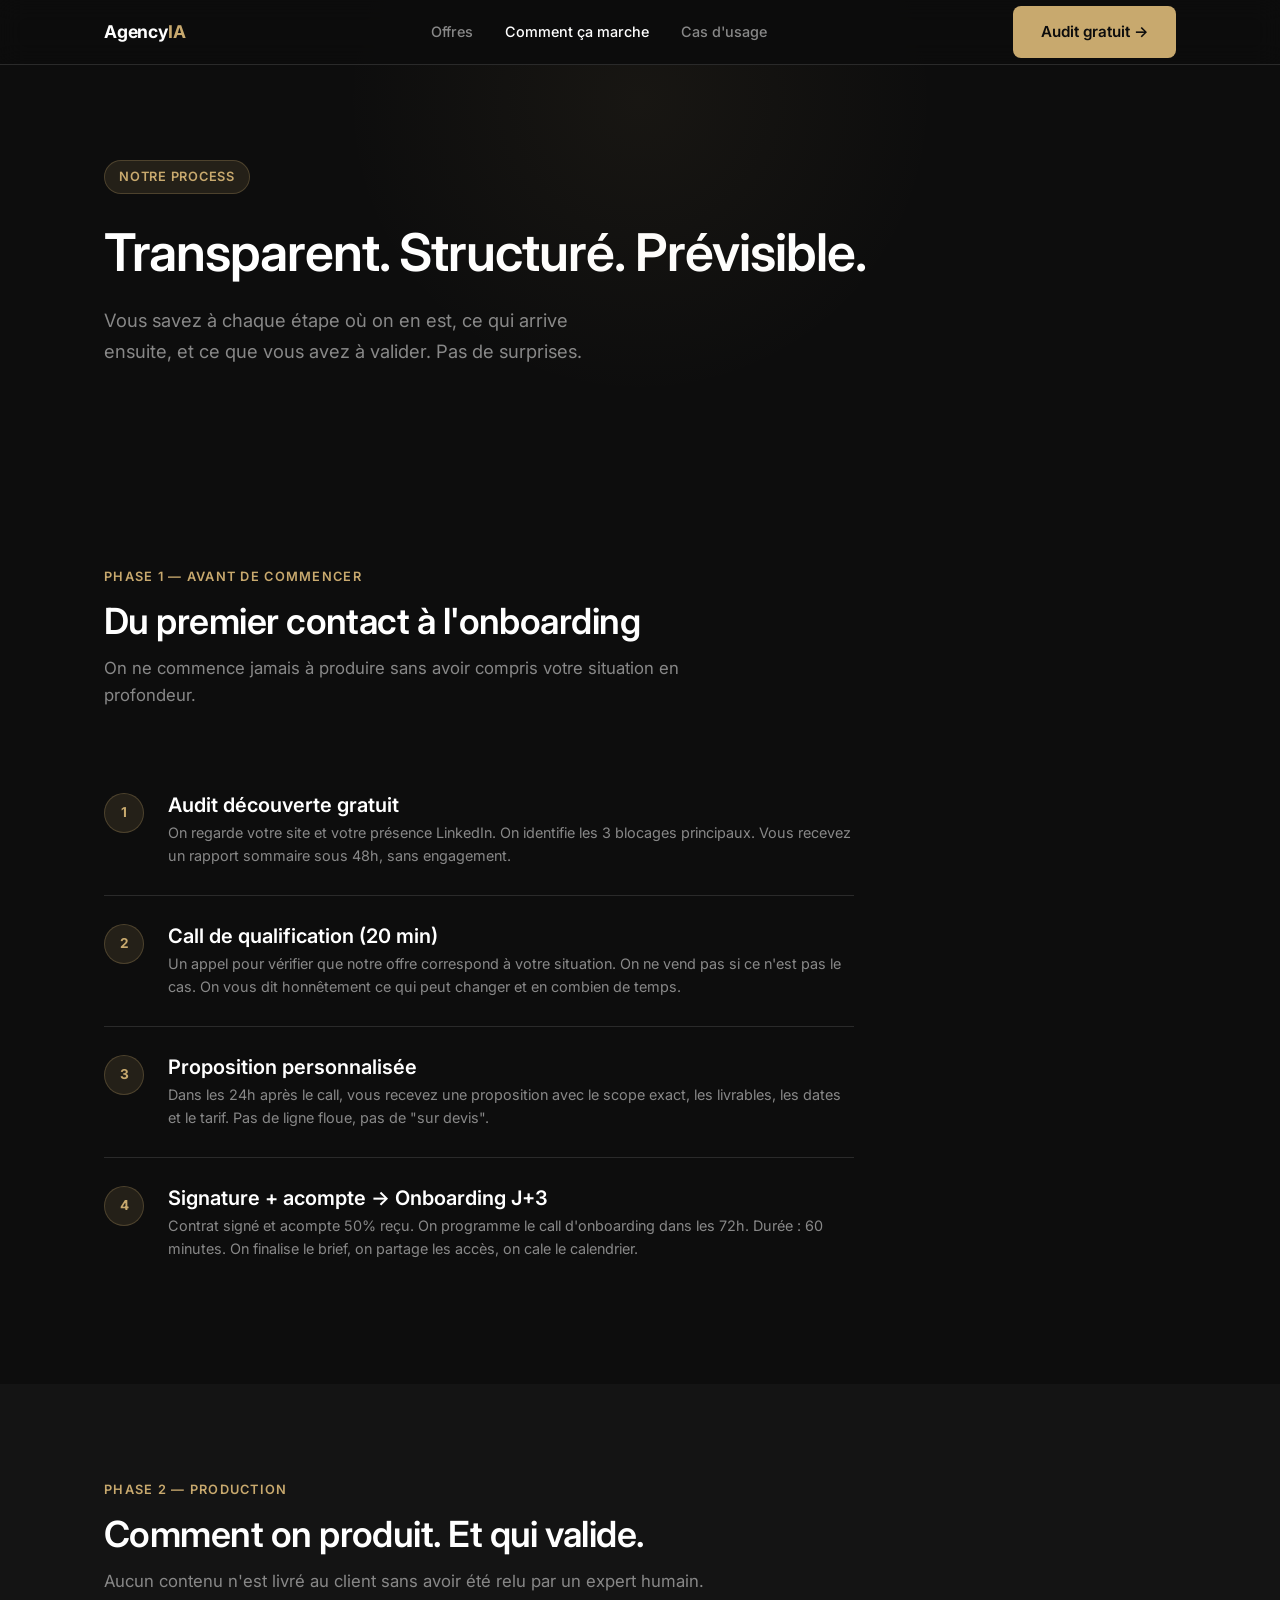
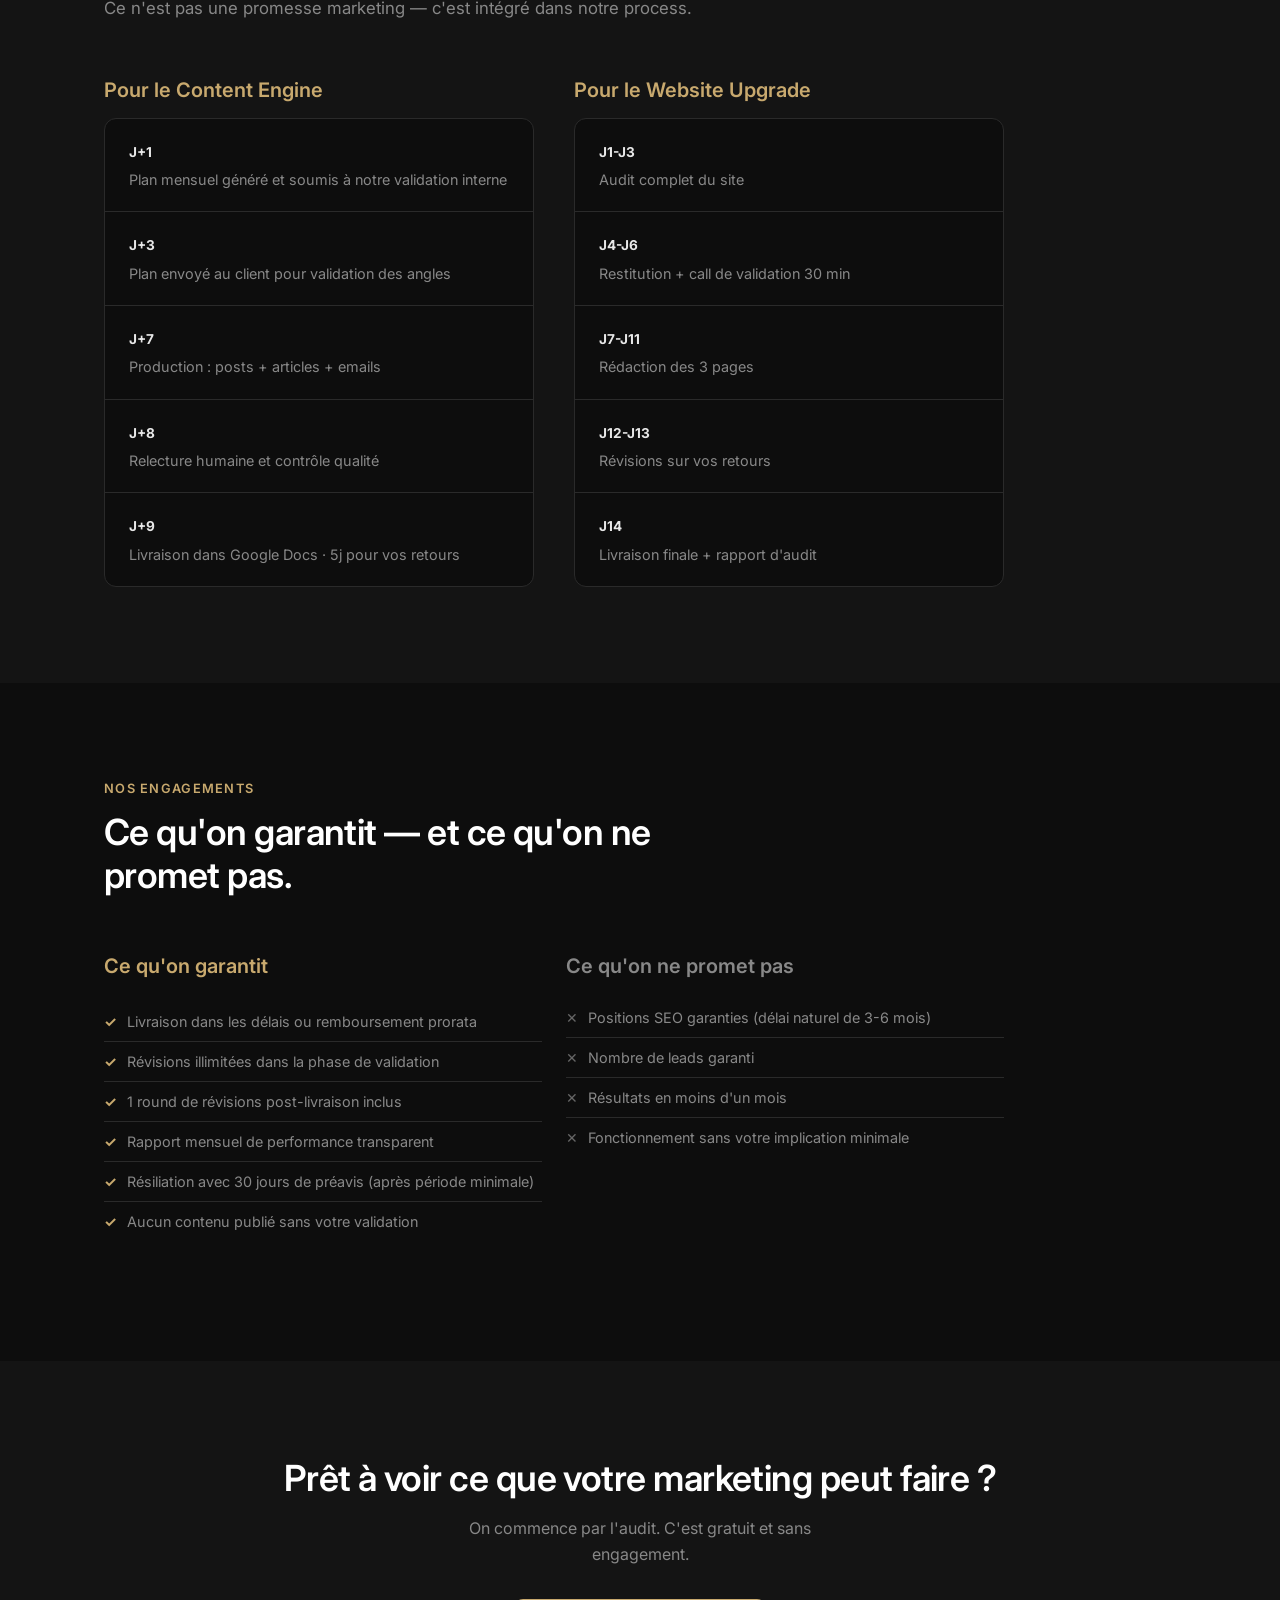
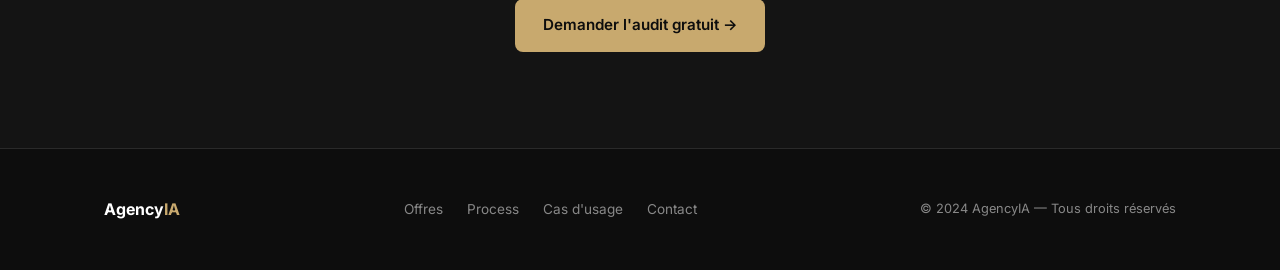
<file: site/process.html>
<!DOCTYPE html>
<html lang="fr">
<head>
  <meta charset="UTF-8">
  <meta name="viewport" content="width=device-width, initial-scale=1.0">
  <title>Comment ça marche — Agency IA</title>
  <meta name="description" content="Notre process de l'audit à la livraison. Transparent, validé à chaque étape, livré en 14 jours.">
  <link rel="preconnect" href="https://fonts.googleapis.com">
  <link rel="preconnect" href="https://fonts.gstatic.com" crossorigin>
  <link href="https://fonts.googleapis.com/css2?family=Inter:wght@400;500;600;700&display=swap" rel="stylesheet">
  <link rel="stylesheet" href="assets/css/style.css">
  <link rel="icon" type="image/svg+xml" href="assets/favicon.svg">
  <meta property="og:type" content="website">
  <meta property="og:site_name" content="Agency IA">
  <meta property="og:title" content="Comment ça marche — Agency IA">
  <meta property="og:description" content="Notre process de l'audit à la livraison. Transparent, validé à chaque étape, livré en 14 jours.">
  <meta property="og:url" content="https://agency-ia-574.netlify.app/process.html">
  <meta name="twitter:card" content="summary">
</head>
<body>

<nav class="nav">
  <div class="container nav__inner">
    <a href="index.html" class="nav__logo">Agency<span>IA</span></a>
    <ul class="nav__links">
      <li><a href="offres.html">Offres</a></li>
      <li><a href="process.html">Comment ça marche</a></li>
      <li><a href="cas-usage.html">Cas d'usage</a></li>
    </ul>
    <a href="contact.html" class="btn btn--primary nav__cta">Audit gratuit →</a>
  </div>
</nav>

<section class="hero" style="padding-bottom: 64px;">
  <div class="container">
    <div class="hero__label">Notre process</div>
    <h1>Transparent. Structuré. Prévisible.</h1>
    <p class="hero__subtitle">Vous savez à chaque étape où on en est, ce qui arrive ensuite, et ce que vous avez à valider. Pas de surprises.</p>
  </div>
</section>

<!-- Phase vente et onboarding -->
<section class="section">
  <div class="container">
    <div class="section-header">
      <div class="eyebrow">Phase 1 — Avant de commencer</div>
      <h2>Du premier contact à l'onboarding</h2>
      <p>On ne commence jamais à produire sans avoir compris votre situation en profondeur.</p>
    </div>
    <div style="max-width: 750px;">
      <div class="process-step">
        <div class="step-number">1</div>
        <div class="step-content">
          <h3>Audit découverte gratuit</h3>
          <p>On regarde votre site et votre présence LinkedIn. On identifie les 3 blocages principaux. Vous recevez un rapport sommaire sous 48h, sans engagement.</p>
        </div>
      </div>
      <div class="process-step">
        <div class="step-number">2</div>
        <div class="step-content">
          <h3>Call de qualification (20 min)</h3>
          <p>Un appel pour vérifier que notre offre correspond à votre situation. On ne vend pas si ce n'est pas le cas. On vous dit honnêtement ce qui peut changer et en combien de temps.</p>
        </div>
      </div>
      <div class="process-step">
        <div class="step-number">3</div>
        <div class="step-content">
          <h3>Proposition personnalisée</h3>
          <p>Dans les 24h après le call, vous recevez une proposition avec le scope exact, les livrables, les dates et le tarif. Pas de ligne floue, pas de "sur devis".</p>
        </div>
      </div>
      <div class="process-step">
        <div class="step-number">4</div>
        <div class="step-content">
          <h3>Signature + acompte → Onboarding J+3</h3>
          <p>Contrat signé et acompte 50% reçu. On programme le call d'onboarding dans les 72h. Durée : 60 minutes. On finalise le brief, on partage les accès, on cale le calendrier.</p>
        </div>
      </div>
    </div>
  </div>
</section>

<!-- Phase production -->
<section class="section" style="background: var(--bg-2);">
  <div class="container">
    <div class="section-header">
      <div class="eyebrow">Phase 2 — Production</div>
      <h2>Comment on produit. Et qui valide.</h2>
      <p>Aucun contenu n'est livré au client sans avoir été relu par un expert humain. Ce n'est pas une promesse marketing — c'est intégré dans notre process.</p>
    </div>

    <div class="grid-2" style="gap: 40px; max-width: 900px;">
      <div>
        <h3 style="margin-bottom: 16px; color: var(--accent);">Pour le Content Engine</h3>
        <div class="card" style="background: var(--bg); gap: 0; padding: 0; overflow: hidden;">
          <div style="padding: 20px 24px; border-bottom: 1px solid var(--border);">
            <strong style="font-size: .85rem;">J+1</strong>
            <p style="font-size: .9rem; margin-top: 4px; color: var(--text-muted);">Plan mensuel généré et soumis à notre validation interne</p>
          </div>
          <div style="padding: 20px 24px; border-bottom: 1px solid var(--border);">
            <strong style="font-size: .85rem;">J+3</strong>
            <p style="font-size: .9rem; margin-top: 4px; color: var(--text-muted);">Plan envoyé au client pour validation des angles</p>
          </div>
          <div style="padding: 20px 24px; border-bottom: 1px solid var(--border);">
            <strong style="font-size: .85rem;">J+7</strong>
            <p style="font-size: .9rem; margin-top: 4px; color: var(--text-muted);">Production : posts + articles + emails</p>
          </div>
          <div style="padding: 20px 24px; border-bottom: 1px solid var(--border);">
            <strong style="font-size: .85rem;">J+8</strong>
            <p style="font-size: .9rem; margin-top: 4px; color: var(--text-muted);">Relecture humaine et contrôle qualité</p>
          </div>
          <div style="padding: 20px 24px;">
            <strong style="font-size: .85rem;">J+9</strong>
            <p style="font-size: .9rem; margin-top: 4px; color: var(--text-muted);">Livraison dans Google Docs · 5j pour vos retours</p>
          </div>
        </div>
      </div>

      <div>
        <h3 style="margin-bottom: 16px; color: var(--accent);">Pour le Website Upgrade</h3>
        <div class="card" style="background: var(--bg); gap: 0; padding: 0; overflow: hidden;">
          <div style="padding: 20px 24px; border-bottom: 1px solid var(--border);">
            <strong style="font-size: .85rem;">J1-J3</strong>
            <p style="font-size: .9rem; margin-top: 4px; color: var(--text-muted);">Audit complet du site</p>
          </div>
          <div style="padding: 20px 24px; border-bottom: 1px solid var(--border);">
            <strong style="font-size: .85rem;">J4-J6</strong>
            <p style="font-size: .9rem; margin-top: 4px; color: var(--text-muted);">Restitution + call de validation 30 min</p>
          </div>
          <div style="padding: 20px 24px; border-bottom: 1px solid var(--border);">
            <strong style="font-size: .85rem;">J7-J11</strong>
            <p style="font-size: .9rem; margin-top: 4px; color: var(--text-muted);">Rédaction des 3 pages</p>
          </div>
          <div style="padding: 20px 24px; border-bottom: 1px solid var(--border);">
            <strong style="font-size: .85rem;">J12-J13</strong>
            <p style="font-size: .9rem; margin-top: 4px; color: var(--text-muted);">Révisions sur vos retours</p>
          </div>
          <div style="padding: 20px 24px;">
            <strong style="font-size: .85rem;">J14</strong>
            <p style="font-size: .9rem; margin-top: 4px; color: var(--text-muted);">Livraison finale + rapport d'audit</p>
          </div>
        </div>
      </div>
    </div>
  </div>
</section>

<!-- Ce qu'on garantit -->
<section class="section">
  <div class="container">
    <div class="section-header">
      <div class="eyebrow">Nos engagements</div>
      <h2>Ce qu'on garantit — et ce qu'on ne promet pas.</h2>
    </div>
    <div class="grid-2" style="max-width: 900px;">
      <div>
        <h3 style="color: var(--accent); margin-bottom: 20px;">Ce qu'on garantit</h3>
        <ul class="pricing-list">
          <li>Livraison dans les délais ou remboursement prorata</li>
          <li>Révisions illimitées dans la phase de validation</li>
          <li>1 round de révisions post-livraison inclus</li>
          <li>Rapport mensuel de performance transparent</li>
          <li>Résiliation avec 30 jours de préavis (après période minimale)</li>
          <li>Aucun contenu publié sans votre validation</li>
        </ul>
      </div>
      <div>
        <h3 style="color: var(--text-muted); margin-bottom: 20px;">Ce qu'on ne promet pas</h3>
        <ul style="list-style: none; padding: 0;">
          <li style="padding: 8px 0; font-size: .9rem; color: var(--text-muted); display: flex; gap: 10px; border-bottom: 1px solid var(--border);">
            <span style="color: #666;">✕</span> Positions SEO garanties (délai naturel de 3-6 mois)
          </li>
          <li style="padding: 8px 0; font-size: .9rem; color: var(--text-muted); display: flex; gap: 10px; border-bottom: 1px solid var(--border);">
            <span style="color: #666;">✕</span> Nombre de leads garanti
          </li>
          <li style="padding: 8px 0; font-size: .9rem; color: var(--text-muted); display: flex; gap: 10px; border-bottom: 1px solid var(--border);">
            <span style="color: #666;">✕</span> Résultats en moins d'un mois
          </li>
          <li style="padding: 8px 0; font-size: .9rem; color: var(--text-muted); display: flex; gap: 10px;">
            <span style="color: #666;">✕</span> Fonctionnement sans votre implication minimale
          </li>
        </ul>
      </div>
    </div>
  </div>
</section>

<section class="section" style="background: var(--bg-2);">
  <div class="container text-center">
    <h2>Prêt à voir ce que votre marketing peut faire ?</h2>
    <p style="margin: 16px auto 32px; max-width: 440px; color: var(--text-muted);">On commence par l'audit. C'est gratuit et sans engagement.</p>
    <a href="contact.html" class="btn btn--primary">Demander l'audit gratuit →</a>
  </div>
</section>

<footer>
  <div class="container footer__inner">
    <div class="footer__logo">Agency<span>IA</span></div>
    <div class="footer__links">
      <a href="offres.html">Offres</a>
      <a href="process.html">Process</a>
      <a href="cas-usage.html">Cas d'usage</a>
      <a href="contact.html">Contact</a>
    </div>
    <div class="footer__legal">© 2024 AgencyIA — Tous droits réservés</div>
  </div>
</footer>

<script src="assets/js/main.js"></script>
</body>
</html>
</file>
<file: site/assets/css/style.css>
/* ============================================================
   Agency IA — Feuille de style principale
   Design : premium, sobre, conversion-first, B2B
   ============================================================ */

/* ---------- Reset & variables ---------- */
*, *::before, *::after { box-sizing: border-box; margin: 0; padding: 0; }

:root {
  --bg:         #0d0d0d;
  --bg-2:       #141414;
  --bg-3:       #1c1c1c;
  --border:     #2a2a2a;
  --text:       #e8e8e8;
  --text-muted: #888;
  --accent:     #c8a96e;        /* or discret, premium */
  --accent-dim: rgba(200,169,110,.12);
  --white:      #ffffff;
  --font:       'Inter', -apple-system, BlinkMacSystemFont, 'Segoe UI', sans-serif;
  --max:        1120px;
  --radius:     8px;
}

html { scroll-behavior: smooth; font-size: 16px; }

body {
  background: var(--bg);
  color: var(--text);
  font-family: var(--font);
  line-height: 1.6;
  -webkit-font-smoothing: antialiased;
}

/* ---------- Typography ---------- */
h1, h2, h3, h4 {
  font-weight: 600;
  line-height: 1.2;
  color: var(--white);
}
h1 { font-size: clamp(2rem, 5vw, 3.25rem); letter-spacing: -.02em; }
h2 { font-size: clamp(1.5rem, 3.5vw, 2.25rem); letter-spacing: -.015em; }
h3 { font-size: 1.25rem; }
p  { color: var(--text); max-width: 62ch; }
a  { color: var(--accent); text-decoration: none; }
a:hover { text-decoration: underline; }

/* ---------- Layout ---------- */
.container { max-width: var(--max); margin: 0 auto; padding: 0 24px; }
.section    { padding: 96px 0; }
.section--sm { padding: 64px 0; }

/* ---------- Navigation ---------- */
.nav {
  position: fixed; top: 0; left: 0; right: 0; z-index: 100;
  background: rgba(13,13,13,.92);
  backdrop-filter: blur(12px);
  border-bottom: 1px solid var(--border);
}
.nav__inner {
  display: flex; align-items: center; justify-content: space-between;
  height: 64px;
}
.nav__logo {
  font-size: 1.1rem; font-weight: 700; color: var(--white); letter-spacing: -.01em;
}
.nav__logo span { color: var(--accent); }
.nav__links { display: flex; gap: 32px; list-style: none; }
.nav__links a { color: var(--text-muted); font-size: .9rem; font-weight: 500; transition: color .2s; }
.nav__links a:hover { color: var(--white); text-decoration: none; }
.nav__cta {
  background: var(--accent); color: #0d0d0d; font-weight: 600;
  padding: 10px 20px; border-radius: var(--radius); font-size: .875rem;
  transition: opacity .2s;
}
.nav__cta:hover { opacity: .85; text-decoration: none; }

/* ---------- Hero ---------- */
.hero {
  padding: 160px 0 96px;
  position: relative;
  overflow: hidden;
}
.hero::before {
  content: '';
  position: absolute; top: -200px; left: 50%; transform: translateX(-50%);
  width: 600px; height: 600px;
  background: radial-gradient(circle, rgba(200,169,110,.06) 0%, transparent 70%);
  pointer-events: none;
}
.hero__label {
  display: inline-flex; align-items: center; gap: 8px;
  background: var(--accent-dim); border: 1px solid rgba(200,169,110,.25);
  color: var(--accent); font-size: .8rem; font-weight: 600;
  padding: 6px 14px; border-radius: 100px; letter-spacing: .06em; text-transform: uppercase;
  margin-bottom: 28px;
}
.hero h1 { margin-bottom: 20px; }
.hero__subtitle {
  font-size: 1.15rem; color: var(--text-muted); max-width: 520px;
  margin-bottom: 40px; line-height: 1.7;
}
.hero__actions { display: flex; gap: 16px; flex-wrap: wrap; }
.hero__stats {
  display: flex; gap: 48px; margin-top: 72px;
  padding-top: 40px; border-top: 1px solid var(--border);
}
.stat__number { font-size: 2rem; font-weight: 700; color: var(--white); }
.stat__label  { font-size: .85rem; color: var(--text-muted); }

/* ---------- Buttons ---------- */
.btn {
  display: inline-flex; align-items: center; gap: 8px;
  padding: 14px 28px; border-radius: var(--radius);
  font-weight: 600; font-size: .95rem;
  transition: all .2s; cursor: pointer; border: none;
}
.btn--primary {
  background: var(--accent); color: #0d0d0d;
}
.btn--primary:hover { opacity: .85; text-decoration: none; color: #0d0d0d; }
.btn--secondary {
  background: transparent; color: var(--text);
  border: 1px solid var(--border);
}
.btn--secondary:hover { border-color: var(--text-muted); text-decoration: none; color: var(--white); }

/* ---------- Cards ---------- */
.card {
  background: var(--bg-2); border: 1px solid var(--border);
  border-radius: 12px; padding: 32px;
}
.card:hover { border-color: rgba(200,169,110,.3); }
.card__tag {
  display: inline-block; background: var(--accent-dim);
  color: var(--accent); font-size: .75rem; font-weight: 600;
  padding: 4px 10px; border-radius: 100px; letter-spacing: .05em;
  text-transform: uppercase; margin-bottom: 16px;
}
.card h3 { margin-bottom: 10px; }
.card p  { font-size: .95rem; color: var(--text-muted); }

/* ---------- Grid ---------- */
.grid-2 { display: grid; grid-template-columns: repeat(auto-fit, minmax(320px, 1fr)); gap: 24px; }
.grid-3 { display: grid; grid-template-columns: repeat(auto-fit, minmax(280px, 1fr)); gap: 24px; }

/* ---------- Section header ---------- */
.section-header { max-width: 620px; margin-bottom: 56px; }
.section-header .eyebrow {
  font-size: .8rem; font-weight: 600; color: var(--accent);
  letter-spacing: .1em; text-transform: uppercase; margin-bottom: 12px;
}
.section-header h2 { margin-bottom: 12px; }
.section-header p  { color: var(--text-muted); font-size: 1.05rem; }

/* ---------- Process steps ---------- */
.process-step {
  display: flex; gap: 24px; align-items: flex-start; padding: 28px 0;
  border-bottom: 1px solid var(--border);
}
.process-step:last-child { border-bottom: none; }
.step-number {
  flex-shrink: 0; width: 40px; height: 40px;
  background: var(--accent-dim); border: 1px solid rgba(200,169,110,.25);
  border-radius: 50%; display: flex; align-items: center; justify-content: center;
  font-size: .85rem; font-weight: 700; color: var(--accent);
}
.step-content h3 { margin-bottom: 4px; }
.step-content p  { font-size: .9rem; color: var(--text-muted); max-width: none; }

/* ---------- Pricing ---------- */
.pricing-card {
  background: var(--bg-2); border: 1px solid var(--border);
  border-radius: 16px; padding: 40px; position: relative;
}
.pricing-card--featured {
  border-color: rgba(200,169,110,.4);
  background: linear-gradient(135deg, var(--bg-2) 0%, rgba(200,169,110,.05) 100%);
}
.pricing-badge {
  position: absolute; top: -14px; left: 50%; transform: translateX(-50%);
  background: var(--accent); color: #0d0d0d;
  font-size: .75rem; font-weight: 700; padding: 6px 16px; border-radius: 100px;
  letter-spacing: .05em; text-transform: uppercase; white-space: nowrap;
}
.price { font-size: 2.5rem; font-weight: 700; color: var(--white); margin: 16px 0 4px; }
.price__period { font-size: 1rem; color: var(--text-muted); font-weight: 400; }
.pricing-list { list-style: none; margin: 24px 0; }
.pricing-list li {
  padding: 8px 0; font-size: .9rem; color: var(--text-muted);
  display: flex; gap: 10px; align-items: flex-start;
  border-bottom: 1px solid var(--border);
}
.pricing-list li:last-child { border-bottom: none; }
.pricing-list li::before { content: '✓'; color: var(--accent); font-weight: 700; flex-shrink: 0; }

/* ---------- Form ---------- */
.form-group { display: flex; flex-direction: column; gap: 6px; margin-bottom: 20px; }
.form-group label { font-size: .85rem; font-weight: 500; color: var(--text-muted); }
.form-group input,
.form-group textarea,
.form-group select {
  background: var(--bg-3); border: 1px solid var(--border);
  border-radius: var(--radius); padding: 12px 16px;
  color: var(--white); font-size: .95rem; font-family: var(--font);
  transition: border-color .2s;
}
.form-group input:focus,
.form-group textarea:focus,
.form-group select:focus {
  outline: none; border-color: var(--accent);
}
.form-group textarea { min-height: 120px; resize: vertical; }
.form-group select option { background: var(--bg-3); }

/* ---------- Footer ---------- */
footer {
  border-top: 1px solid var(--border);
  padding: 48px 0;
}
.footer__inner {
  display: flex; justify-content: space-between; align-items: center; flex-wrap: wrap; gap: 16px;
}
.footer__logo { font-weight: 700; color: var(--white); font-size: 1rem; }
.footer__logo span { color: var(--accent); }
.footer__links { display: flex; gap: 24px; }
.footer__links a { font-size: .85rem; color: var(--text-muted); }
.footer__links a:hover { color: var(--white); }
.footer__legal { font-size: .8rem; color: var(--text-muted); }

/* ---------- Utilities ---------- */
.text-center { text-align: center; }
.text-muted   { color: var(--text-muted); }
.mb-0  { margin-bottom: 0; }
.mb-8  { margin-bottom: 8px; }
.mb-16 { margin-bottom: 16px; }
.mb-24 { margin-bottom: 24px; }
.mb-40 { margin-bottom: 40px; }
.pt-0  { padding-top: 0; }
.divider { height: 1px; background: var(--border); margin: 48px 0; }

/* ---------- Responsive ---------- */
@media (max-width: 768px) {
  .nav__links { display: none; }
  .hero { padding: 120px 0 64px; }
  .hero__stats { flex-direction: column; gap: 24px; }
  .section { padding: 64px 0; }
  .grid-2, .grid-3 { grid-template-columns: 1fr; }
  .footer__inner { flex-direction: column; align-items: flex-start; }
}
</file>
